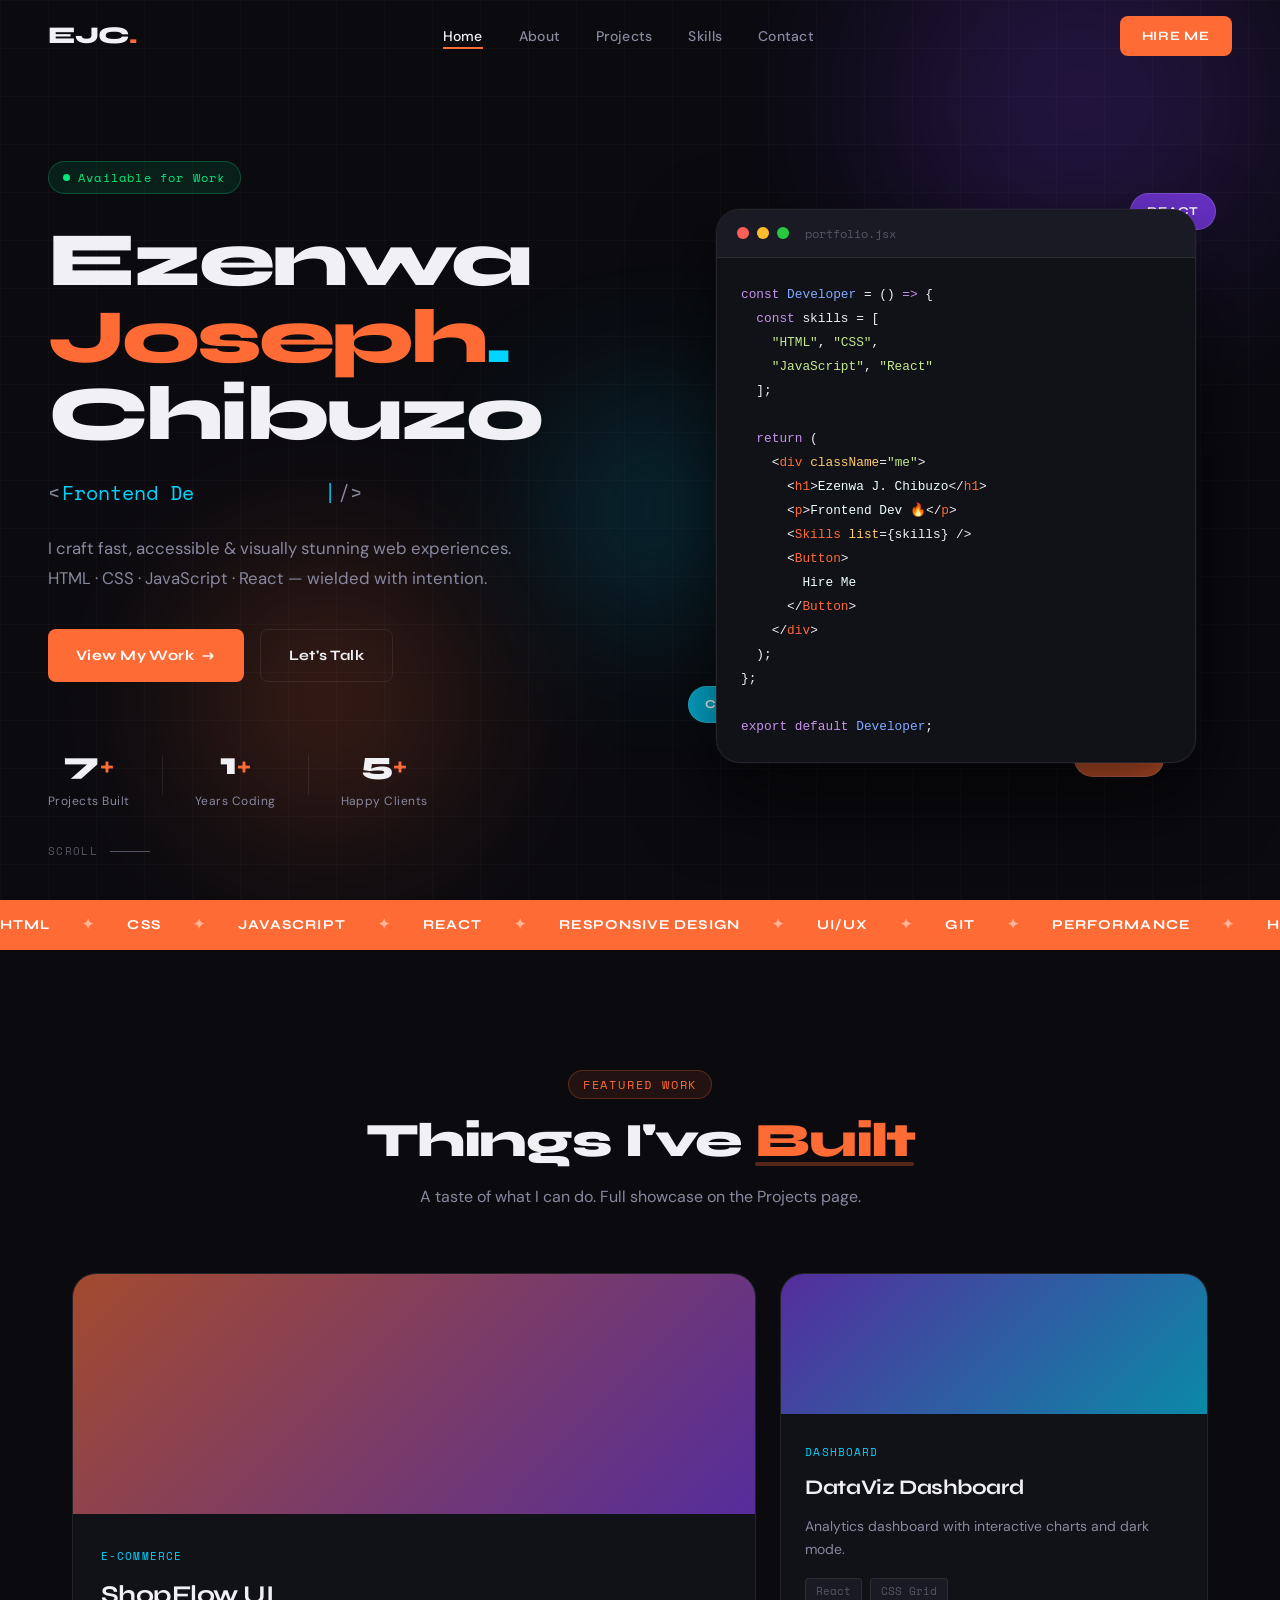
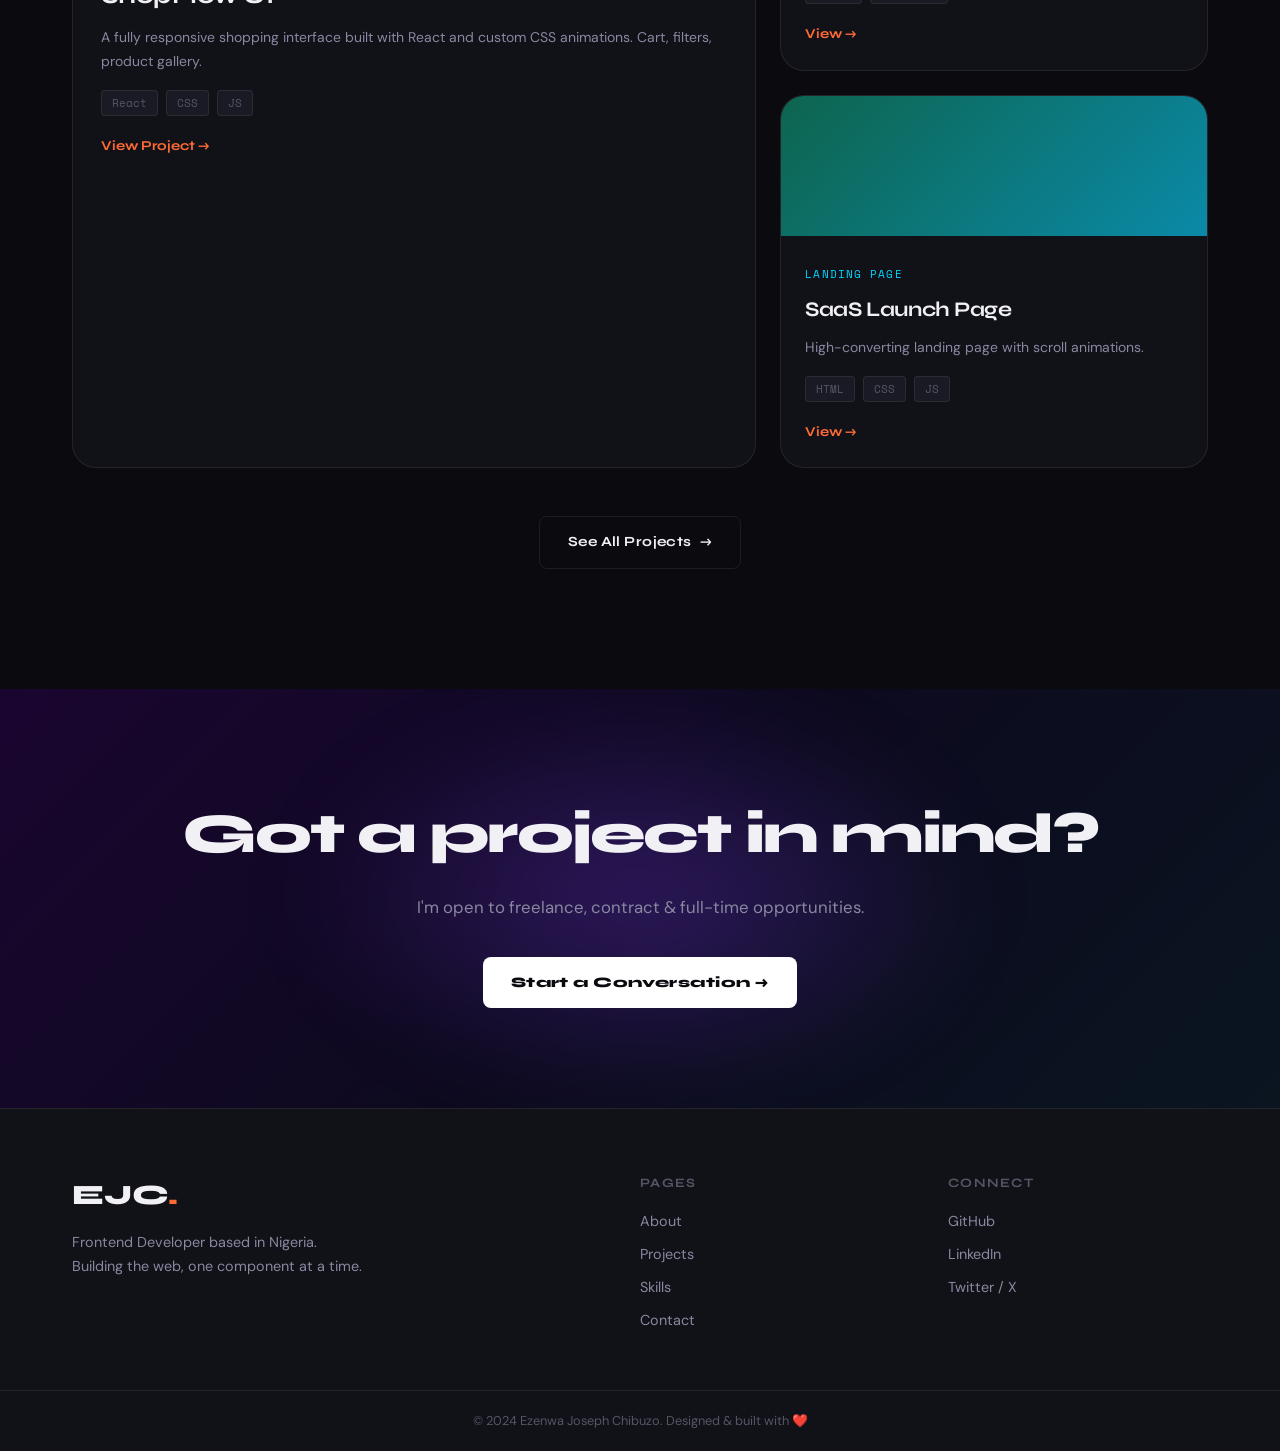
<file: index.html>
<!DOCTYPE html>
<html lang="en">
<head>
  <meta charset="UTF-8" />
  <meta name="viewport" content="width=device-width, initial-scale=1.0"/>

  <!-- Primary Meta -->
  <title>Ezenwa Joseph Chibuzo — Frontend Developer</title>
  <meta name="description" content="Frontend Developer specializing in HTML, CSS, JavaScript and React. I build fast, accessible and visually stunning web experiences. Based in Nigeria, available worldwide." />
  <meta name="keywords" content="frontend developer, React developer, HTML CSS JavaScript, web developer Nigeria, UI developer, Ezenwa Joseph Chibuzo" />
  <meta name="author" content="Ezenwa Joseph Chibuzo" />
  <meta name="robots" content="index, follow" />

  <!-- Open Graph / Facebook -->
  <meta property="og:type" content="website" />
  <meta property="og:url" content="https://josephchibuzo-dev.github.io/portfolio/" />
  <meta property="og:title" content="Ezenwa Joseph Chibuzo — Frontend Developer" />
  <meta property="og:description" content="Frontend Developer specializing in HTML, CSS, JavaScript and React. Building fast, accessible and beautiful web experiences." />
  <meta property="og:image" content="https://josephchibuzo-dev.github.io/portfolio/og-image.png" />

  <!-- Twitter Card -->
  <meta name="twitter:card" content="summary_large_image" />
  <meta name="twitter:url" content="https://josephchibuzo-dev.github.io/portfolio/" />
  <meta name="twitter:title" content="Ezenwa Joseph Chibuzo — Frontend Developer" />
  <meta name="twitter:description" content="Frontend Developer specializing in HTML, CSS, JavaScript and React." />
  <meta name="twitter:image" content="https://josephchibuzo-dev.github.io/portfolio/og-image.png" />
  <meta name="twitter:creator" content="@ezenwa_dev" />

  <!-- Favicon -->
  <link rel="icon" type="image/svg+xml" href="favicon.svg" />
  <link rel="apple-touch-icon" href="favicon.svg" />

  <!-- Theme Color (browser UI) -->
  <meta name="theme-color" content="#ff6b35" />

  <!-- Canonical -->
  <link rel="canonical" href="https://josephchibuzo-dev.github.io/portfolio/" />

  <!-- Stylesheets -->
  <link rel="stylesheet" href="css/global.css" />
  <link rel="stylesheet" href="css/loader.css" />
  <link rel="stylesheet" href="css/home.css" />
  <link rel="preconnect" href="https://fonts.googleapis.com">
  <link href="https://fonts.googleapis.com/css2?family=Syne:wght@400;600;700;800&family=DM+Sans:ital,wght@0,300;0,400;0,500;1,300&family=Space+Mono:wght@400;700&display=swap" rel="stylesheet">
</head>
<body>

  <!-- PAGE LOADER -->
  <div class="page-loader" id="pageLoader">
    <div class="loader-logo">EJC.</div>
    <div class="loader-bar-track"><div class="loader-bar-fill"></div></div>
  </div>

  <!-- CURSOR -->

  <!-- NAV -->
  <nav class="nav" id="navbar">
    <a href="index.html" class="nav-logo">EJC<span class="dot">.</span></a>
    <ul class="nav-links">
      <li><a href="index.html" class="active">Home</a></li>
      <li><a href="about.html">About</a></li>
      <li><a href="projects.html">Projects</a></li>
      <li><a href="skills.html">Skills</a></li>
      <li><a href="contact.html">Contact</a></li>
    </ul>
    <a href="contact.html" class="nav-cta">Hire Me</a>
    <button class="hamburger" id="hamburger" aria-label="Menu">
      <span></span><span></span><span></span>
    </button>
  </nav>

  <!-- MOBILE MENU -->
  <div class="mobile-menu" id="mobileMenu">
    <ul>
      <li><a href="index.html" onclick="closeMobile()">Home</a></li>
      <li><a href="about.html" onclick="closeMobile()">About</a></li>
      <li><a href="projects.html" onclick="closeMobile()">Projects</a></li>
      <li><a href="skills.html" onclick="closeMobile()">Skills</a></li>
      <li><a href="contact.html" onclick="closeMobile()">Contact</a></li>
    </ul>
  </div>

  <!-- HERO -->
  <section class="hero">
    <div class="hero-bg">
      <div class="blob blob-1"></div>
      <div class="blob blob-2"></div>
      <div class="blob blob-3"></div>
      <div class="grid-overlay"></div>
    </div>

    <div class="hero-content">
      <div class="hero-tag animate-in" style="--delay:0.1s">
        <span class="tag-dot"></span> Available for Work
      </div>

      <h1 class="hero-title animate-in" style="--delay:0.2s">
        <span class="line">Ezenwa</span>
        <span class="line accent-line">Joseph<em>.</em></span>
        <span class="line">Chibuzo</span>
      </h1>

      <div class="hero-role animate-in" style="--delay:0.4s; visibility:hidden;" id="heroRole">
        <span class="role-bracket">&lt;</span>
        <span class="role-text" id="roleText"></span>
        <span class="role-cursor">|</span>
        <span class="role-bracket">/&gt;</span>
      </div>

      <p class="hero-desc animate-in" style="--delay:0.55s">
        I craft fast, accessible & visually stunning web experiences.<br>
        HTML · CSS · JavaScript · React — wielded with intention.
      </p>

      <div class="hero-actions animate-in" style="--delay:0.7s">
        <a href="projects.html" class="btn btn-primary">View My Work <span class="btn-arrow">→</span></a>
        <a href="contact.html" class="btn btn-ghost">Let's Talk</a>
      </div>

      <div class="hero-stats animate-in" style="--delay:0.85s">
        <div class="stat">
          <span class="stat-num" data-target="20">0</span><span class="stat-plus">+</span>
          <span class="stat-label">Projects Built</span>
        </div>
        <div class="stat-divider"></div>
        <div class="stat">
          <span class="stat-num" data-target="3">0</span><span class="stat-plus">+</span>
          <span class="stat-label">Years Coding</span>
        </div>
        <div class="stat-divider"></div>
        <div class="stat">
          <span class="stat-num" data-target="15">0</span><span class="stat-plus">+</span>
          <span class="stat-label">Happy Clients</span>
        </div>
      </div>
    </div>

    <div class="hero-visual animate-in" style="--delay:0.3s">
      <div class="code-window">
        <div class="window-bar">
          <span class="dot red"></span>
          <span class="dot yellow"></span>
          <span class="dot green"></span>
          <span class="window-title">portfolio.jsx</span>
        </div>
        <div class="code-body">
          <pre><code><span class="c-keyword">const</span> <span class="c-fn">Developer</span> = () <span class="c-keyword">=></span> {
  <span class="c-keyword">const</span> skills = [
    <span class="c-str">"HTML"</span>, <span class="c-str">"CSS"</span>,
    <span class="c-str">"JavaScript"</span>, <span class="c-str">"React"</span>
  ];

  <span class="c-keyword">return</span> (
    &lt;<span class="c-tag">div</span> <span class="c-attr">className</span>=<span class="c-str">"me"</span>&gt;
      &lt;<span class="c-tag">h1</span>&gt;<span class="c-text">Ezenwa J. Chibuzo</span>&lt;/<span class="c-tag">h1</span>&gt;
      &lt;<span class="c-tag">p</span>&gt;<span class="c-text">Frontend Dev 🔥</span>&lt;/<span class="c-tag">p</span>&gt;
      &lt;<span class="c-tag">Skills</span> <span class="c-attr">list</span>={skills} /&gt;
      &lt;<span class="c-tag">Button</span>&gt;
        <span class="c-text">Hire Me</span>
      &lt;/<span class="c-tag">Button</span>&gt;
    &lt;/<span class="c-tag">div</span>&gt;
  );
};

<span class="c-keyword">export default</span> <span class="c-fn">Developer</span>;</code></pre>
        </div>
      </div>

      <div class="floating-badge badge-1">React</div>
      <div class="floating-badge badge-2">CSS3</div>
      <div class="floating-badge badge-3">JS ES6+</div>
    </div>

    <div class="scroll-hint animate-in" style="--delay:1s">
      <span>Scroll</span>
      <div class="scroll-line"></div>
    </div>
  </section>

  <!-- MARQUEE -->
  <div class="marquee-section">
    <div class="marquee-track">
      <span>HTML</span><span class="sep">✦</span>
      <span>CSS</span><span class="sep">✦</span>
      <span>JavaScript</span><span class="sep">✦</span>
      <span>React</span><span class="sep">✦</span>
      <span>Responsive Design</span><span class="sep">✦</span>
      <span>UI/UX</span><span class="sep">✦</span>
      <span>Git</span><span class="sep">✦</span>
      <span>Performance</span><span class="sep">✦</span>
      <span>HTML</span><span class="sep">✦</span>
      <span>CSS</span><span class="sep">✦</span>
      <span>JavaScript</span><span class="sep">✦</span>
      <span>React</span><span class="sep">✦</span>
      <span>Responsive Design</span><span class="sep">✦</span>
      <span>UI/UX</span><span class="sep">✦</span>
      <span>Git</span><span class="sep">✦</span>
      <span>Performance</span><span class="sep">✦</span>
    </div>
  </div>

  <!-- FEATURED PROJECTS PREVIEW -->
  <section class="featured">
    <div class="container">
      <div class="section-header">
        <span class="section-label">Featured Work</span>
        <h2 class="section-title">Things I've <span class="highlight">Built</span></h2>
        <p class="section-sub">A taste of what I can do. Full showcase on the Projects page.</p>
      </div>

      <div class="projects-grid">
        <div class="project-card card-big" data-color="#ff6b35">
          <div class="card-img">
            <div class="card-mockup mockup-1"></div>
          </div>
          <div class="card-info">
            <span class="card-tag">E-Commerce</span>
            <h3>ShopFlow UI</h3>
            <p>A fully responsive shopping interface built with React and custom CSS animations. Cart, filters, product gallery.</p>
            <div class="card-stack">
              <span>React</span><span>CSS</span><span>JS</span>
            </div>
            <a href="projects.html" class="card-link">View Project →</a>
          </div>
        </div>

        <div class="project-card card-sm" data-color="#7c3aed">
          <div class="card-img">
            <div class="card-mockup mockup-2"></div>
          </div>
          <div class="card-info">
            <span class="card-tag">Dashboard</span>
            <h3>DataViz Dashboard</h3>
            <p>Analytics dashboard with interactive charts and dark mode.</p>
            <div class="card-stack"><span>React</span><span>CSS Grid</span></div>
            <a href="projects.html" class="card-link">View →</a>
          </div>
        </div>

        <div class="project-card card-sm" data-color="#059669">
          <div class="card-img">
            <div class="card-mockup mockup-3"></div>
          </div>
          <div class="card-info">
            <span class="card-tag">Landing Page</span>
            <h3>SaaS Launch Page</h3>
            <p>High-converting landing page with scroll animations.</p>
            <div class="card-stack"><span>HTML</span><span>CSS</span><span>JS</span></div>
            <a href="projects.html" class="card-link">View →</a>
          </div>
        </div>
      </div>

      <div class="see-all">
        <a href="projects.html" class="btn btn-outline">See All Projects <span>→</span></a>
      </div>
    </div>
  </section>

  <!-- CTA BANNER -->
  <section class="cta-banner">
    <div class="cta-bg">
      <div class="cta-blob"></div>
    </div>
    <div class="container cta-inner">
      <h2>Got a project in mind?</h2>
      <p>I'm open to freelance, contract & full-time opportunities.</p>
      <a href="contact.html" class="btn btn-white">Start a Conversation →</a>
    </div>
  </section>

  <!-- FOOTER -->
  <footer class="footer">
    <div class="container footer-inner">
      <div class="footer-left">
        <a href="index.html" class="footer-logo">EJC<span>.</span></a>
        <p>Frontend Developer based in Nigeria.<br>Building the web, one component at a time.</p>
      </div>
      <div class="footer-links">
        <h4>Pages</h4>
        <a href="about.html">About</a>
        <a href="projects.html">Projects</a>
        <a href="skills.html">Skills</a>
        <a href="contact.html">Contact</a>
      </div>
      <div class="footer-social">
        <h4>Connect</h4>
        <a href="https://github.com/josephchibuzo-dev" target="_blank">GitHub</a>
        <a href="www.linkedin.com/in/chibuzo-joseph25" target="_blank">LinkedIn</a>
        <a href="#" target="_blank">Twitter / X</a>
      </div>
    </div>
    <div class="footer-bottom">
      <p>© 2024 Ezenwa Joseph Chibuzo. Designed & built with ❤️</p>
    </div>
  </footer>

  <script src="js/loader.js"></script>
  <script src="js/main.js"></script>
  <script src="js/home.js"></script>
</body>
</html>
</file>
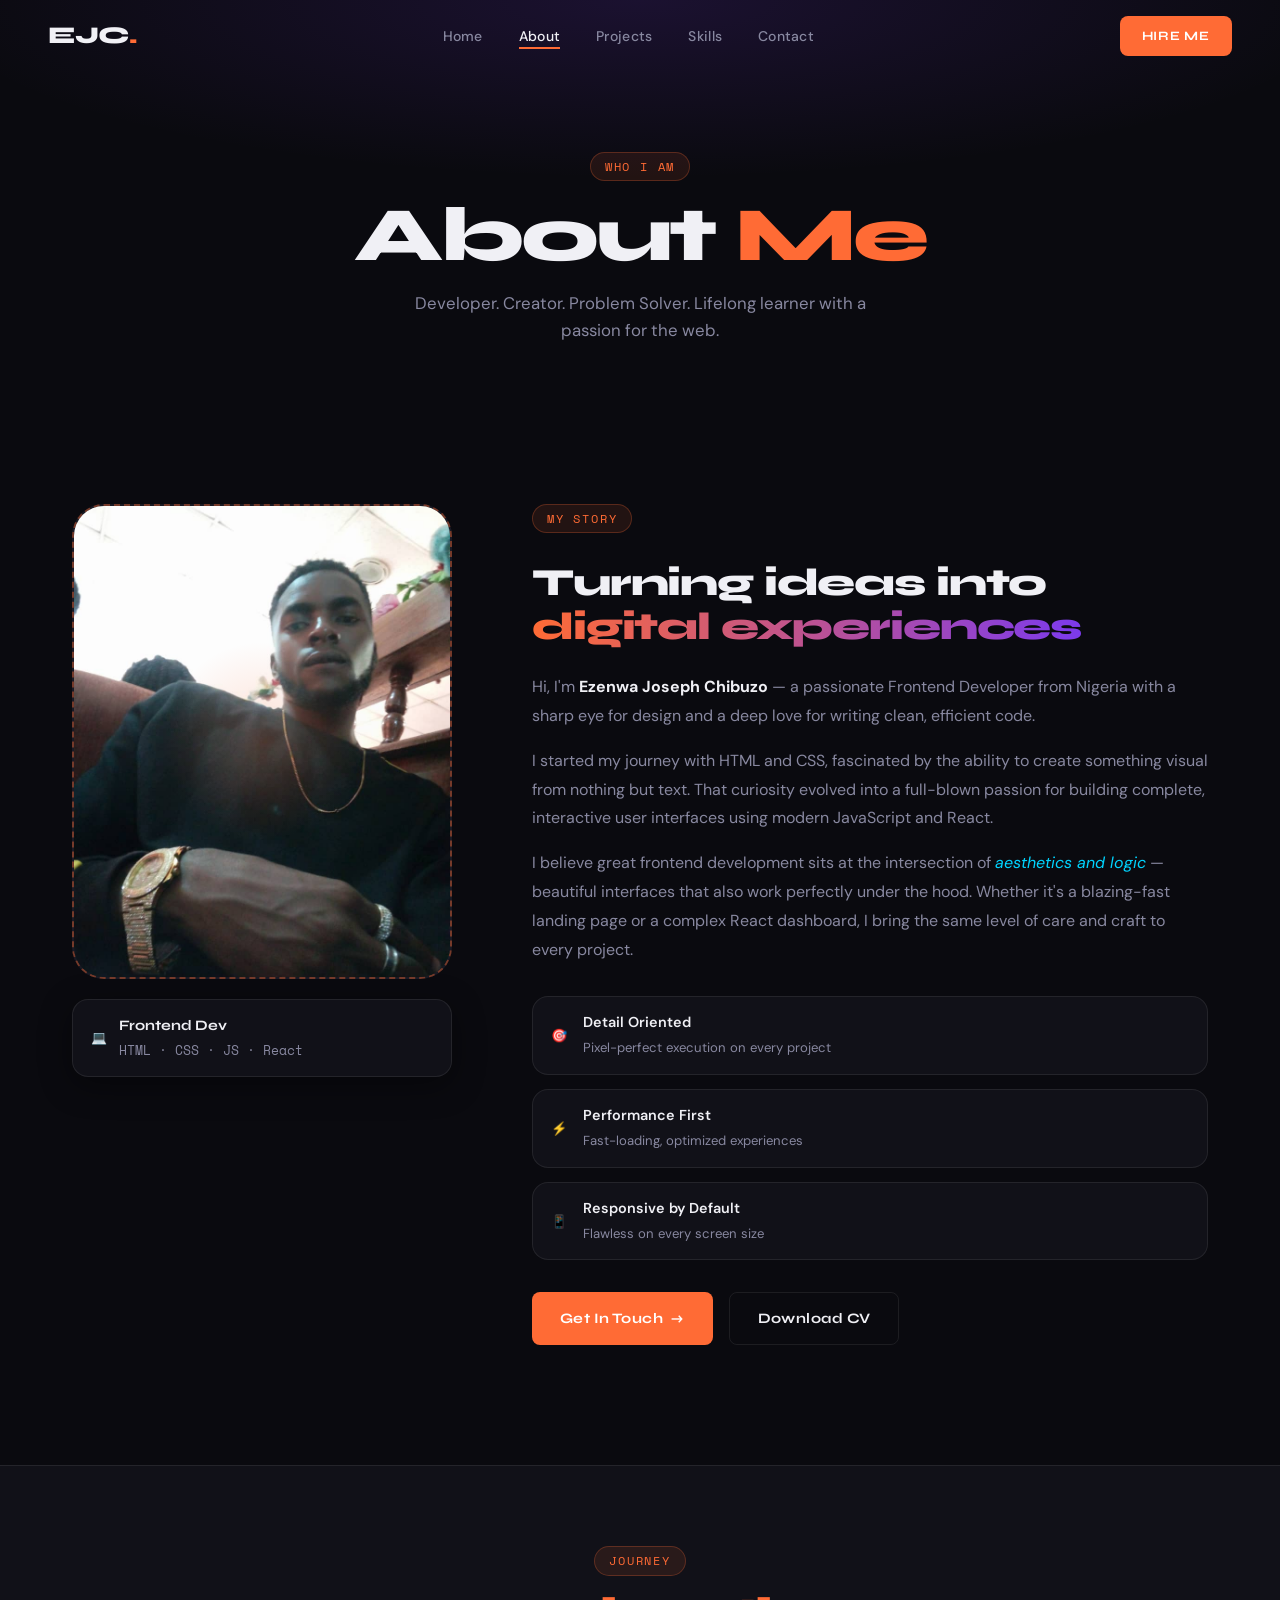
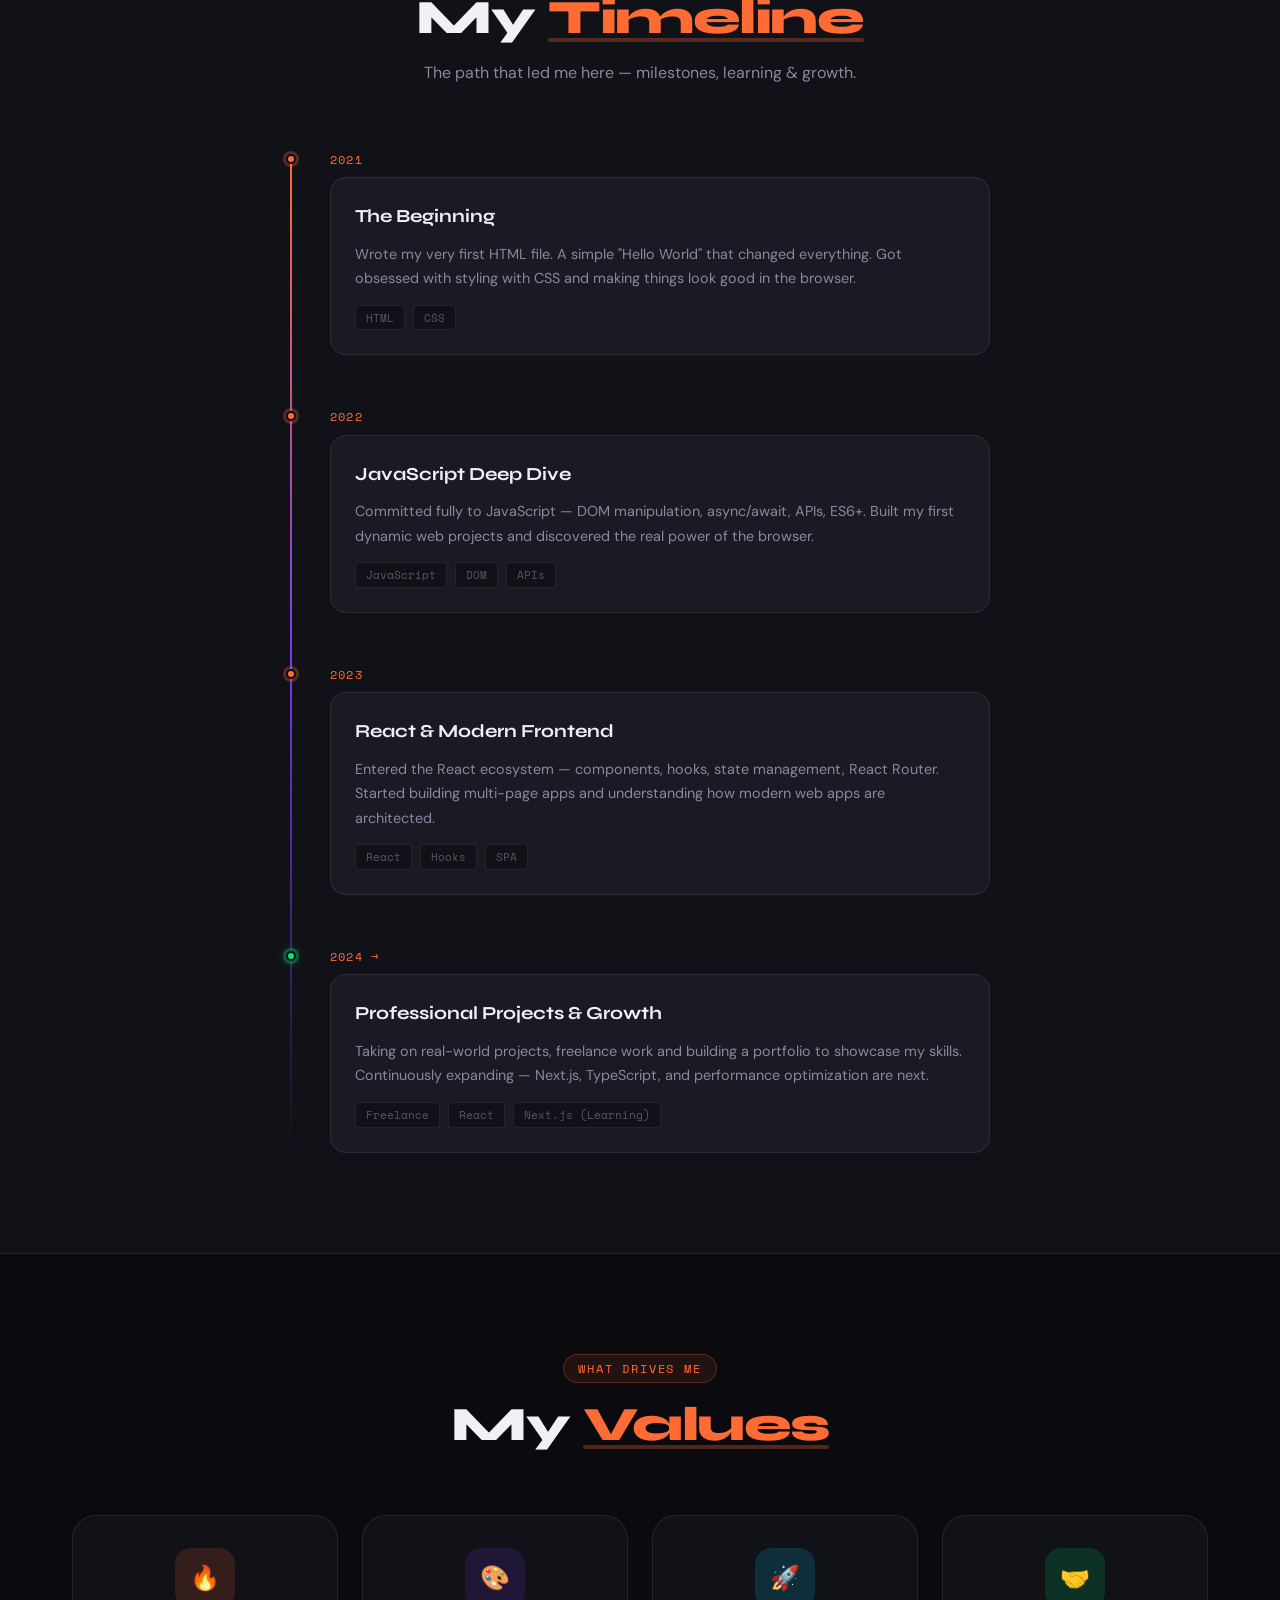
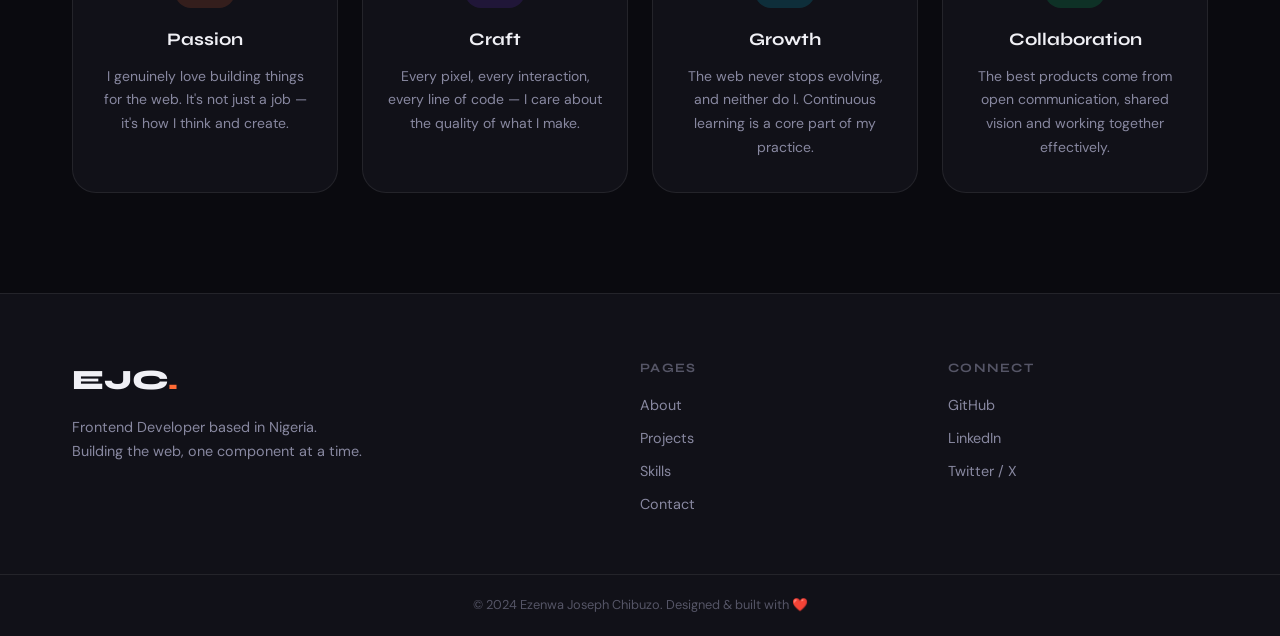
<file: about.html>
<!DOCTYPE html>
<html lang="en">
<head>
  <meta charset="UTF-8" />
  <meta name="viewport" content="width=device-width, initial-scale=1.0"/>

  <!-- Primary Meta -->
  <title>About — Ezenwa Joseph Chibuzo | Frontend Developer</title>
  <meta name="description" content="Learn about Ezenwa Joseph Chibuzo — a passionate Frontend Developer from Nigeria with expertise in HTML, CSS, JavaScript and React." />
  <meta name="author" content="Ezenwa Joseph Chibuzo" />
  <meta name="robots" content="index, follow" />

  <!-- Open Graph -->
  <meta property="og:type" content="website" />
  <meta property="og:url" content="https://josephchibuzo-dev.github.io/portfolio/about.html" />
  <meta property="og:title" content="About — Ezenwa Joseph Chibuzo" />
  <meta property="og:description" content="Passionate Frontend Developer from Nigeria. HTML, CSS, JavaScript, React." />
  <meta property="og:image" content="https://josephchibuzo-dev.github.io/portfolio/og-image.png" />

  <!-- Twitter Card -->
  <meta name="twitter:card" content="summary_large_image" />
  <meta name="twitter:title" content="About — Ezenwa Joseph Chibuzo" />
  <meta name="twitter:description" content="Passionate Frontend Developer from Nigeria. HTML, CSS, JavaScript, React." />
  <meta name="twitter:creator" content="@ezenwa_dev" />

  <!-- Favicon -->
  <link rel="icon" type="image/svg+xml" href="favicon.svg" />
  <link rel="apple-touch-icon" href="favicon.svg" />
  <meta name="theme-color" content="#ff6b35" />
  <link rel="canonical" href="https://josephchibuzo-dev.github.io/portfolio/about.html" />

  <link rel="stylesheet" href="css/global.css" />
  <link rel="stylesheet" href="css/loader.css" />
  <link rel="stylesheet" href="css/about.css" />
  <link rel="stylesheet" href="css/image.css" />
  <link rel="preconnect" href="https://fonts.googleapis.com">
  <link href="https://fonts.googleapis.com/css2?family=Syne:wght@400;600;700;800&family=DM+Sans:ital,wght@0,300;0,400;0,500;1,300&family=Space+Mono:wght@400;700&display=swap" rel="stylesheet">
</head>
<body>
  <!-- PAGE LOADER -->
  <div class="page-loader" id="pageLoader">
    <div class="loader-logo">EJC.</div>
    <div class="loader-bar-track"><div class="loader-bar-fill"></div></div>
  </div>

  <div class="cursor" style="display:none"></div>
  <div class="cursor-follower" style="display:none"></div>

  <nav class="nav" id="navbar">
    <a href="index.html" class="nav-logo">EJC<span class="dot">.</span></a>
    <ul class="nav-links">
      <li><a href="index.html">Home</a></li>
      <li><a href="about.html" class="active">About</a></li>
      <li><a href="projects.html">Projects</a></li>
      <li><a href="skills.html">Skills</a></li>
      <li><a href="contact.html">Contact</a></li>
    </ul>
    <a href="contact.html" class="nav-cta">Hire Me</a>
    <button class="hamburger" id="hamburger"><span></span><span></span><span></span></button>
  </nav>
  <div class="mobile-menu" id="mobileMenu">
    <ul>
      <li><a href="index.html" onclick="closeMobile()">Home</a></li>
      <li><a href="about.html" onclick="closeMobile()">About</a></li>
      <li><a href="projects.html" onclick="closeMobile()">Projects</a></li>
      <li><a href="skills.html" onclick="closeMobile()">Skills</a></li>
      <li><a href="contact.html" onclick="closeMobile()">Contact</a></li>
    </ul>
  </div>

  <!-- PAGE HERO -->
  <section class="page-hero">
    <div class="page-hero-bg"></div>
    <div class="container">
      <span class="section-label animate-in" style="--delay:0.1s">Who I Am</span>
      <h1 class="page-hero-title animate-in" style="--delay:0.2s">About <span style="color:var(--clr-accent1)">Me</span></h1>
      <p class="page-hero-sub animate-in" style="--delay:0.35s">Developer. Creator. Problem Solver. Lifelong learner with a passion for the web.</p>
    </div>
  </section>

  <!-- INTRO -->
  <section class="about-intro">
    <div class="container about-grid">
      <div class="about-photo-col reveal">
        <div class="photo-frame">
          <div class="photo-placeholder">
            <!-- REPLACE THIS BLOCK WITH YOUR PHOTO:
                 1. Create an "images" folder inside your portfolio folder
                 2. Put your photo in it (e.g. photo.jpg)
                 3. Delete the div below and replace with:
                    <img src="images/photo.jpg" alt="Ezenwa Joseph Chibuzo" />
            -->
            <div class="photo-box" style="padding:0; overflow:hidden;" >
              <!-- <div class="photo-icon">📷</div> -->
              <img src="images/photo.jpg" alt="Ezenwa Joseph Chibuzo" style="width:100%; height:100%; object-fit:cover;"/>
              <!-- <span>Replace with your &lt;img&gt; tag</span> -->
            </div>
            <div class="photo-glow"></div>
          </div>
          <div class="photo-badge">
            <span class="badge-icon">💻</span>
            <div>
              <strong>Frontend Dev</strong>
              <span>HTML · CSS · JS · React</span>
            </div>
          </div>
        </div>
      </div>

      <div class="about-text-col reveal" style="--delay:0.15s">
        <span class="section-label">My Story</span>
        <h2 class="about-heading">
          Turning ideas into<br>
          <span class="about-heading-accent">digital experiences</span>
        </h2>
        <p>Hi, I'm <strong>Ezenwa Joseph Chibuzo</strong> — a passionate Frontend Developer from Nigeria with a sharp eye for design and a deep love for writing clean, efficient code.</p>
        <p>I started my journey with HTML and CSS, fascinated by the ability to create something visual from nothing but text. That curiosity evolved into a full-blown passion for building complete, interactive user interfaces using modern JavaScript and React.</p>
        <p>I believe great frontend development sits at the intersection of <em>aesthetics and logic</em> — beautiful interfaces that also work perfectly under the hood. Whether it's a blazing-fast landing page or a complex React dashboard, I bring the same level of care and craft to every project.</p>

        <div class="about-highlights">
          <div class="highlight-item">
            <span class="highlight-icon">🎯</span>
            <div>
              <strong>Detail Oriented</strong>
              <span>Pixel-perfect execution on every project</span>
            </div>
          </div>
          <div class="highlight-item">
            <span class="highlight-icon">⚡</span>
            <div>
              <strong>Performance First</strong>
              <span>Fast-loading, optimized experiences</span>
            </div>
          </div>
          <div class="highlight-item">
            <span class="highlight-icon">📱</span>
            <div>
              <strong>Responsive by Default</strong>
              <span>Flawless on every screen size</span>
            </div>
          </div>
        </div>

        <div class="about-actions">
          <a href="contact.html" class="btn btn-primary">Get In Touch <span class="btn-arrow">→</span></a>
          <a href="#" class="btn btn-ghost" download>Download CV</a>
        </div>
      </div>
    </div>
  </section>

  <!-- TIMELINE -->
  <section class="timeline-section">
    <div class="container">
      <div class="section-header reveal">
        <span class="section-label">Journey</span>
        <h2 class="section-title">My <span class="highlight">Timeline</span></h2>
        <p class="section-sub">The path that led me here — milestones, learning & growth.</p>
      </div>

      <div class="timeline">
        <div class="timeline-item reveal">
          <div class="timeline-dot"></div>
          <div class="timeline-date">2021</div>
          <div class="timeline-content">
            <h3>The Beginning</h3>
            <p>Wrote my very first HTML file. A simple "Hello World" that changed everything. Got obsessed with styling with CSS and making things look good in the browser.</p>
            <div class="timeline-tags"><span>HTML</span><span>CSS</span></div>
          </div>
        </div>

        <div class="timeline-item reveal" style="--delay:0.1s">
          <div class="timeline-dot"></div>
          <div class="timeline-date">2022</div>
          <div class="timeline-content">
            <h3>JavaScript Deep Dive</h3>
            <p>Committed fully to JavaScript — DOM manipulation, async/await, APIs, ES6+. Built my first dynamic web projects and discovered the real power of the browser.</p>
            <div class="timeline-tags"><span>JavaScript</span><span>DOM</span><span>APIs</span></div>
          </div>
        </div>

        <div class="timeline-item reveal" style="--delay:0.2s">
          <div class="timeline-dot"></div>
          <div class="timeline-date">2023</div>
          <div class="timeline-content">
            <h3>React & Modern Frontend</h3>
            <p>Entered the React ecosystem — components, hooks, state management, React Router. Started building multi-page apps and understanding how modern web apps are architected.</p>
            <div class="timeline-tags"><span>React</span><span>Hooks</span><span>SPA</span></div>
          </div>
        </div>

        <div class="timeline-item reveal" style="--delay:0.3s">
          <div class="timeline-dot active"></div>
          <div class="timeline-date">2024 →</div>
          <div class="timeline-content">
            <h3>Professional Projects & Growth</h3>
            <p>Taking on real-world projects, freelance work and building a portfolio to showcase my skills. Continuously expanding — Next.js, TypeScript, and performance optimization are next.</p>
            <div class="timeline-tags"><span>Freelance</span><span>React</span><span>Next.js (Learning)</span></div>
          </div>
        </div>
      </div>
    </div>
  </section>

  <!-- VALUES -->
  <section class="values-section">
    <div class="container">
      <div class="section-header reveal">
        <span class="section-label">What Drives Me</span>
        <h2 class="section-title">My <span class="highlight">Values</span></h2>
      </div>
      <div class="values-grid">
        <div class="value-card reveal">
          <div class="value-icon" style="background: rgba(255,107,53,0.15); color: var(--clr-accent1);">🔥</div>
          <h3>Passion</h3>
          <p>I genuinely love building things for the web. It's not just a job — it's how I think and create.</p>
        </div>
        <div class="value-card reveal" style="--delay:0.1s">
          <div class="value-icon" style="background: rgba(124,58,237,0.15); color: var(--clr-accent2);">🎨</div>
          <h3>Craft</h3>
          <p>Every pixel, every interaction, every line of code — I care about the quality of what I make.</p>
        </div>
        <div class="value-card reveal" style="--delay:0.2s">
          <div class="value-icon" style="background: rgba(0,212,255,0.15); color: var(--clr-accent3);">🚀</div>
          <h3>Growth</h3>
          <p>The web never stops evolving, and neither do I. Continuous learning is a core part of my practice.</p>
        </div>
        <div class="value-card reveal" style="--delay:0.3s">
          <div class="value-icon" style="background: rgba(0,232,122,0.15); color: var(--clr-accent5);">🤝</div>
          <h3>Collaboration</h3>
          <p>The best products come from open communication, shared vision and working together effectively.</p>
        </div>
      </div>
    </div>
  </section>

  <!-- FOOTER -->
  <footer class="footer">
    <div class="container footer-inner">
      <div class="footer-left">
        <a href="index.html" class="footer-logo">EJC<span>.</span></a>
        <p>Frontend Developer based in Nigeria.<br>Building the web, one component at a time.</p>
      </div>
      <div class="footer-links">
        <h4>Pages</h4>
        <a href="about.html">About</a>
        <a href="projects.html">Projects</a>
        <a href="skills.html">Skills</a>
        <a href="contact.html">Contact</a>
      </div>
      <div class="footer-social">
        <h4>Connect</h4>
        <a href="https://github.com/josephchibuzo-dev" target="_blank">GitHub</a>
        <a href="www.linkedin.com/in/chibuzo-joseph25" target="_blank">LinkedIn</a>
        <a href="#" target="_blank">Twitter / X</a>
      </div>
    </div>
    <div class="footer-bottom">
      <p>© 2024 Ezenwa Joseph Chibuzo. Designed & built with ❤️</p>
    </div>
  </footer>

  <script src="js/loader.js"></script>
  <script src="js/main.js"></script>
</body>
</html>
</file>
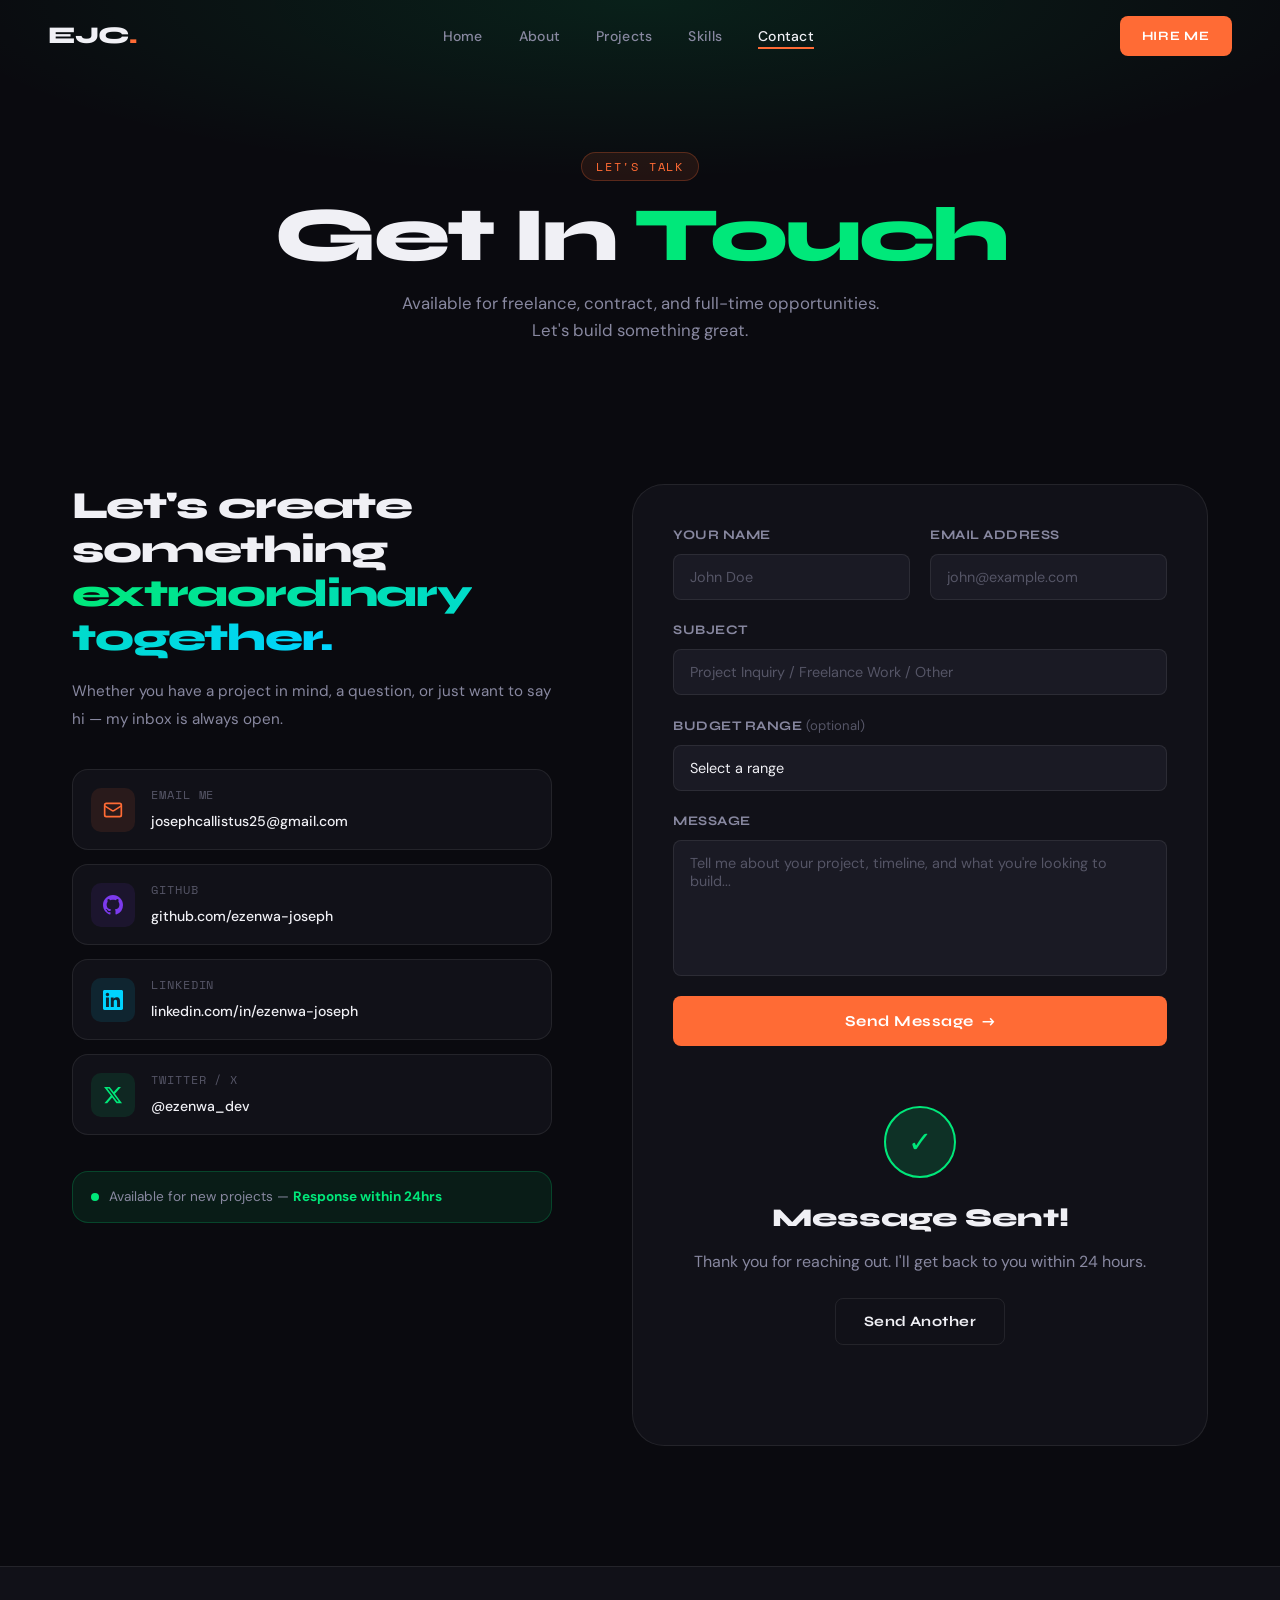
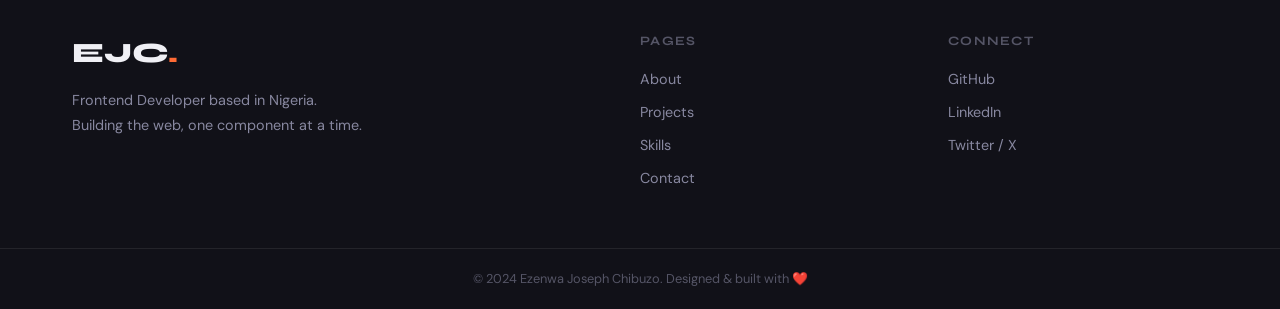
<file: contact.html>
<!DOCTYPE html>
<html lang="en">
<head>
  <meta charset="UTF-8" />
  <meta name="viewport" content="width=device-width, initial-scale=1.0"/>

  <title>Contact — Ezenwa Joseph Chibuzo | Frontend Developer</title>
  <meta name="description" content="Get in touch with Ezenwa Joseph Chibuzo — Frontend Developer available for freelance, contract and full-time opportunities." />
  <meta name="author" content="Ezenwa Joseph Chibuzo" />
  <meta name="robots" content="index, follow" />

  <meta property="og:type" content="website" />
  <meta property="og:url" content="https://josephchibuzo-dev.github.io/portfolio/contact.html" />
  <meta property="og:title" content="Contact — Ezenwa Joseph Chibuzo" />
  <meta property="og:description" content="Available for freelance, contract and full-time frontend development work." />
  <meta property="og:image" content="https://josephchibuzo-dev.github.io/portfolio/og-image.png" />

  <meta name="twitter:card" content="summary_large_image" />
  <meta name="twitter:title" content="Contact — Ezenwa Joseph Chibuzo" />
  <meta name="twitter:creator" content="@ezenwa_dev" />

  <link rel="icon" type="image/svg+xml" href="favicon.svg" />
  <link rel="apple-touch-icon" href="favicon.svg" />
  <meta name="theme-color" content="#ff6b35" />
  <link rel="canonical" href="https://josephchibuzo-dev.github.io/portfolio/contact.html" />

  <link rel="stylesheet" href="css/global.css" />
  <link rel="stylesheet" href="css/loader.css" />
  <link rel="stylesheet" href="css/contact.css" />
  <link rel="preconnect" href="https://fonts.googleapis.com">
  <link href="https://fonts.googleapis.com/css2?family=Syne:wght@400;600;700;800&family=DM+Sans:ital,wght@0,300;0,400;0,500;1,300&family=Space+Mono:wght@400;700&display=swap" rel="stylesheet">
</head>
<body>
  <!-- PAGE LOADER -->
  <div class="page-loader" id="pageLoader">
    <div class="loader-logo">EJC.</div>
    <div class="loader-bar-track"><div class="loader-bar-fill"></div></div>
  </div>

  <div class="cursor" style="display:none"></div>
  <div class="cursor-follower" style="display:none"></div>

  <nav class="nav" id="navbar">
    <a href="index.html" class="nav-logo">EJC<span class="dot">.</span></a>
    <ul class="nav-links">
      <li><a href="index.html">Home</a></li>
      <li><a href="about.html">About</a></li>
      <li><a href="projects.html">Projects</a></li>
      <li><a href="skills.html">Skills</a></li>
      <li><a href="contact.html" class="active">Contact</a></li>
    </ul>
    <a href="contact.html" class="nav-cta">Hire Me</a>
    <button class="hamburger" id="hamburger"><span></span><span></span><span></span></button>
  </nav>
  <div class="mobile-menu" id="mobileMenu">
    <ul>
      <li><a href="index.html" onclick="closeMobile()">Home</a></li>
      <li><a href="about.html" onclick="closeMobile()">About</a></li>
      <li><a href="projects.html" onclick="closeMobile()">Projects</a></li>
      <li><a href="skills.html" onclick="closeMobile()">Skills</a></li>
      <li><a href="contact.html" onclick="closeMobile()">Contact</a></li>
    </ul>
  </div>

  <!-- PAGE HERO -->
  <section class="page-hero">
    <div class="page-hero-bg" style="background: radial-gradient(ellipse 80% 60% at 50% 0%, rgba(0,232,122,0.1) 0%, transparent 70%);"></div>
    <div class="container">
      <span class="section-label animate-in" style="--delay:0.1s">Let's Talk</span>
      <h1 class="page-hero-title animate-in" style="--delay:0.2s">Get In <span style="color:var(--clr-accent5)">Touch</span></h1>
      <p class="page-hero-sub animate-in" style="--delay:0.35s">Available for freelance, contract, and full-time opportunities. Let's build something great.</p>
    </div>
  </section>

  <!-- CONTACT SECTION -->
  <section class="contact-section">
    <div class="container contact-grid">

      <!-- Info Panel -->
      <div class="contact-info reveal">
        <h2 class="contact-heading">Let's create something<br><span>extraordinary together.</span></h2>
        <p class="contact-intro">Whether you have a project in mind, a question, or just want to say hi — my inbox is always open.</p>

        <div class="contact-methods">
          <a href="mailto:josephcallistus25@gmail.com" class="contact-method">
            <div class="method-icon" style="background: rgba(255,107,53,0.1); color: var(--clr-accent1)">
              <svg width="20" height="20" viewBox="0 0 24 24" fill="none" stroke="currentColor" stroke-width="2"><rect x="2" y="4" width="20" height="16" rx="2"/><path d="m22 7-8.97 5.7a1.94 1.94 0 0 1-2.06 0L2 7"/></svg>
            </div>
            <div>
              <span class="method-label">Email Me</span>
              <strong>josephcallistus25@gmail.com</strong>
            </div>
          </a>

          <a href="https://github.com/josephchibuzo-dev" class="contact-method" target="_blank">
            <div class="method-icon" style="background: rgba(124,58,237,0.1); color: var(--clr-accent2)">
              <svg width="20" height="20" fill="currentColor" viewBox="0 0 24 24"><path d="M12 0C5.37 0 0 5.37 0 12c0 5.31 3.435 9.795 8.205 11.385.6.105.825-.255.825-.57 0-.285-.015-1.23-.015-2.235-3.015.555-3.795-.735-4.035-1.41-.135-.345-.72-1.41-1.23-1.695-.42-.225-1.02-.78-.015-.795.945-.015 1.62.87 1.845 1.23 1.08 1.815 2.805 1.305 3.495.99.105-.78.42-1.305.765-1.605-2.67-.3-5.46-1.335-5.46-5.925 0-1.305.465-2.385 1.23-3.225-.12-.3-.54-1.53.12-3.18 0 0 1.005-.315 3.3 1.23.96-.27 1.98-.405 3-.405s2.04.135 3 .405c2.295-1.56 3.3-1.23 3.3-1.23.66 1.65.24 2.88.12 3.18.765.84 1.23 1.905 1.23 3.225 0 4.605-2.805 5.625-5.475 5.925.435.375.81 1.095.81 2.22 0 1.605-.015 2.895-.015 3.3 0 .315.225.69.825.57A12.02 12.02 0 0024 12c0-6.63-5.37-12-12-12z"/></svg>
            </div>
            <div>
              <span class="method-label">GitHub</span>
              <strong>github.com/ezenwa-joseph</strong>
            </div>
          </a>

          <a href="www.linkedin.com/in/chibuzo-joseph25" class="contact-method" target="_blank">
            <div class="method-icon" style="background: rgba(0,212,255,0.1); color: var(--clr-accent3)">
              <svg width="20" height="20" viewBox="0 0 24 24" fill="currentColor"><path d="M20.447 20.452h-3.554v-5.569c0-1.328-.027-3.037-1.852-3.037-1.853 0-2.136 1.445-2.136 2.939v5.667H9.351V9h3.414v1.561h.046c.477-.9 1.637-1.85 3.37-1.85 3.601 0 4.267 2.37 4.267 5.455v6.286zM5.337 7.433c-1.144 0-2.063-.926-2.063-2.065 0-1.138.92-2.063 2.063-2.063 1.14 0 2.064.925 2.064 2.063 0 1.139-.925 2.065-2.064 2.065zm1.782 13.019H3.555V9h3.564v11.452zM22.225 0H1.771C.792 0 0 .774 0 1.729v20.542C0 23.227.792 24 1.771 24h20.451C23.2 24 24 23.227 24 22.271V1.729C24 .774 23.2 0 22.222 0h.003z"/></svg>
            </div>
            <div>
              <span class="method-label">LinkedIn</span>
              <strong>linkedin.com/in/ezenwa-joseph</strong>
            </div>
          </a>

          <a href="#" class="contact-method" target="_blank">
            <div class="method-icon" style="background: rgba(0,232,122,0.1); color: var(--clr-accent5)">
              <svg width="20" height="20" viewBox="0 0 24 24" fill="currentColor"><path d="M18.244 2.25h3.308l-7.227 8.26 8.502 11.24H16.17l-5.214-6.817L4.99 21.75H1.68l7.73-8.835L1.254 2.25H8.08l4.713 6.231zm-1.161 17.52h1.833L7.084 4.126H5.117z"/></svg>
            </div>
            <div>
              <span class="method-label">Twitter / X</span>
              <strong>@ezenwa_dev</strong>
            </div>
          </a>
        </div>

        <div class="availability-badge">
          <span class="avail-dot"></span>
          <span>Available for new projects — <strong>Response within 24hrs</strong></span>
        </div>
      </div>

      <!-- FORM -->
      <div class="contact-form-wrap reveal" style="--delay:0.15s">
        <form class="contact-form" id="contactForm">
          <div class="form-row">
            <div class="form-group">
              <label for="name">Your Name</label>
              <input type="text" id="name" name="name" placeholder="John Doe" required autocomplete="off" />
            </div>
            <div class="form-group">
              <label for="email">Email Address</label>
              <input type="email" id="email" name="email" placeholder="john@example.com" required autocomplete="off" />
            </div>
          </div>

          <div class="form-group">
            <label for="subject">Subject</label>
            <input type="text" id="subject" name="subject" placeholder="Project Inquiry / Freelance Work / Other" required />
          </div>

          <div class="form-group">
            <label for="budget">Budget Range <span class="label-optional">(optional)</span></label>
            <select id="budget" name="budget">
              <option value="" disabled selected>Select a range</option>
              <option value="<500">Under $500</option>
              <option value="500-1k">$500 – $1,000</option>
              <option value="1k-3k">$1,000 – $3,000</option>
              <option value="3k+">$3,000+</option>
              <option value="discuss">Let's Discuss</option>
            </select>
          </div>

          <div class="form-group">
            <label for="message">Message</label>
            <textarea id="message" name="message" rows="6" placeholder="Tell me about your project, timeline, and what you're looking to build..." required></textarea>
          </div>

          <button type="submit" class="btn btn-primary form-submit" id="submitBtn">
            <span class="submit-text">Send Message</span>
            <span class="submit-arrow">→</span>
          </button>
        </form>

        <!-- Success State -->
        <div class="form-success hidden" id="formSuccess">
          <div class="success-icon">✓</div>
          <h3>Message Sent!</h3>
          <p>Thank you for reaching out. I'll get back to you within 24 hours.</p>
          <button class="btn btn-ghost" onclick="resetForm()">Send Another</button>
        </div>
      </div>

    </div>
  </section>

  <!-- FOOTER -->
  <footer class="footer">
    <div class="container footer-inner">
      <div class="footer-left">
        <a href="index.html" class="footer-logo">EJC<span>.</span></a>
        <p>Frontend Developer based in Nigeria.<br>Building the web, one component at a time.</p>
      </div>
      <div class="footer-links">
        <h4>Pages</h4>
        <a href="about.html">About</a>
        <a href="projects.html">Projects</a>
        <a href="skills.html">Skills</a>
        <a href="contact.html">Contact</a>
      </div>
      <div class="footer-social">
        <h4>Connect</h4>
        <a href="https://github.com/josephchibuzo-dev" target="_blank">GitHub</a>
        <a href="www.linkedin.com/in/chibuzo-joseph25" target="_blank">LinkedIn</a>
        <a href="#" target="_blank">Twitter / X</a>
      </div>
    </div>
    <div class="footer-bottom">
      <p>© 2024 Ezenwa Joseph Chibuzo. Designed & built with ❤️</p>
    </div>
  </footer>

  <script src="js/loader.js"></script>
  <script src="js/main.js"></script>
  <script src="js/contact.js"></script>
</body>
</html>
</file>
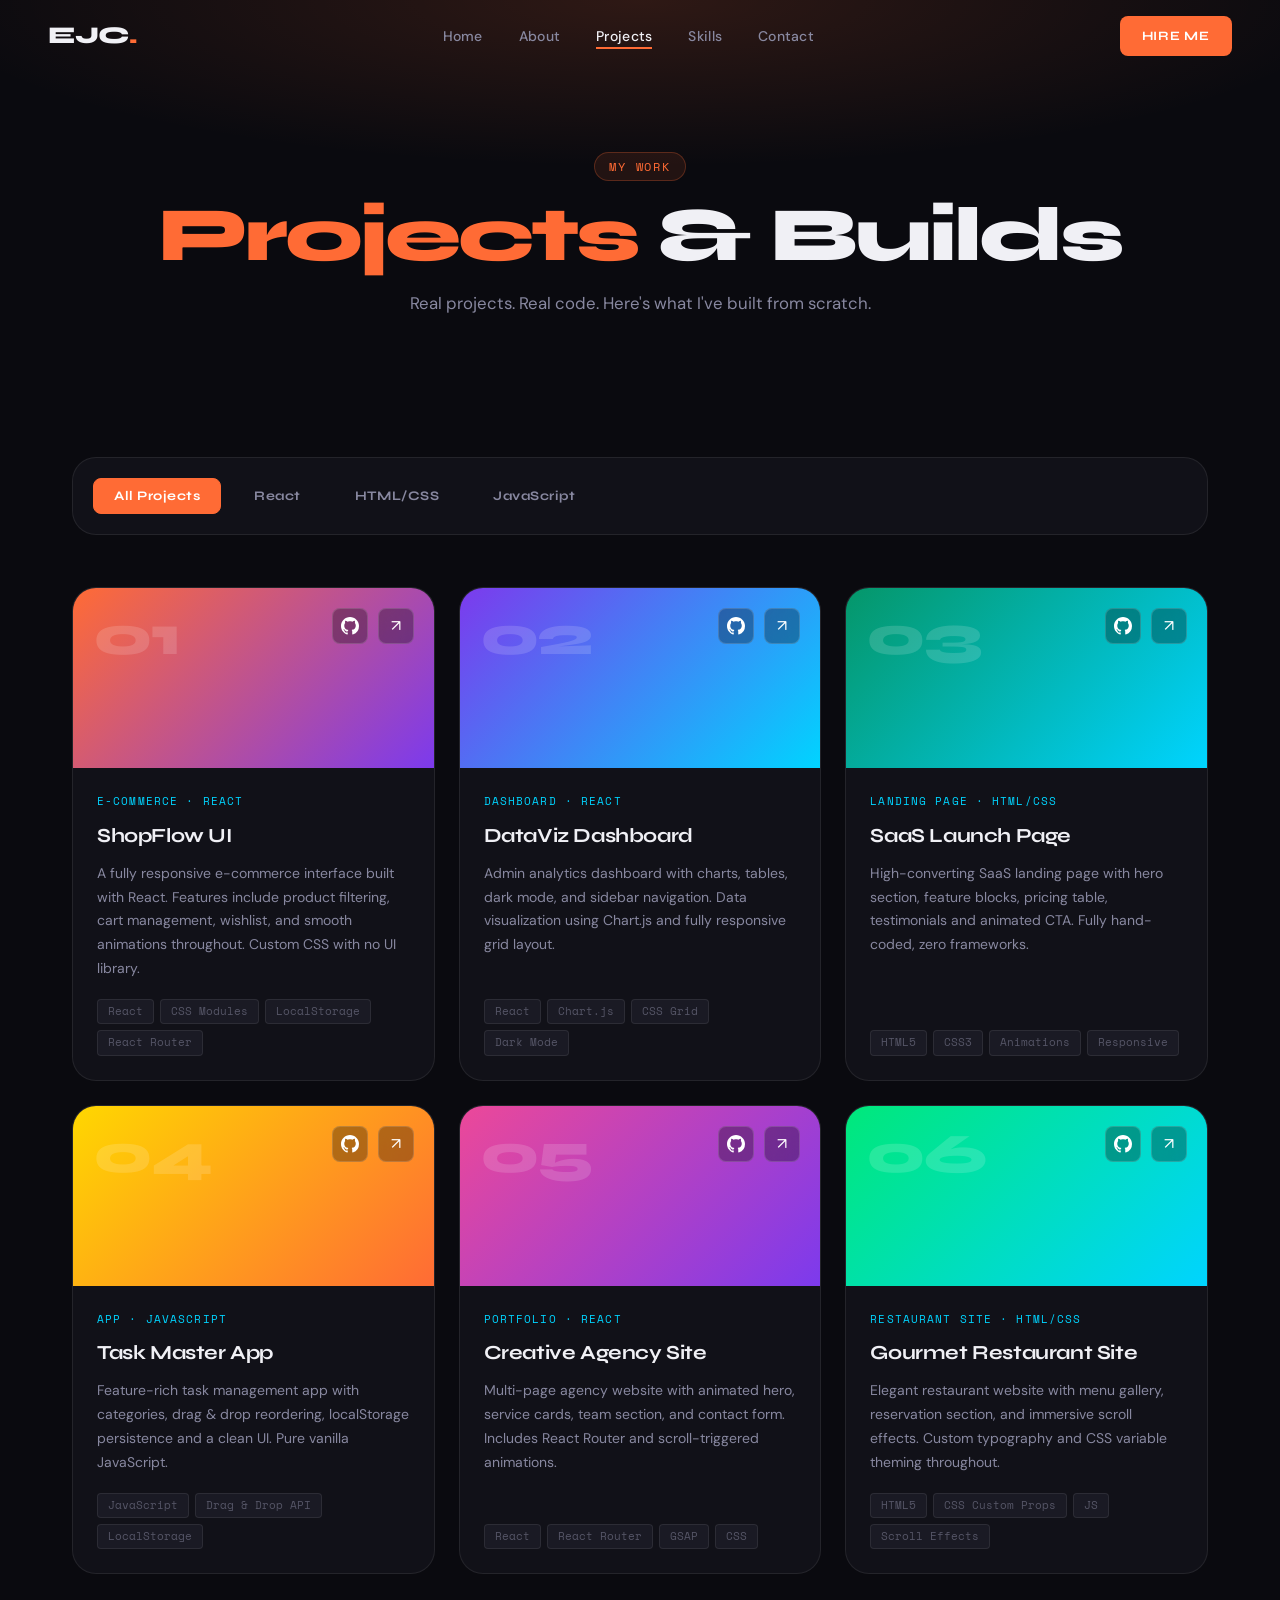
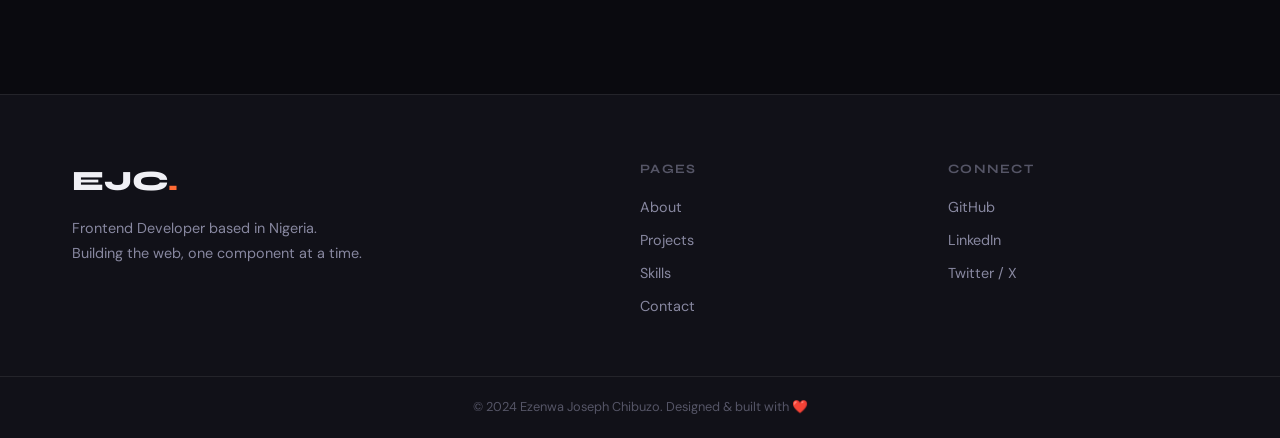
<file: projects.html>
<!DOCTYPE html>
<html lang="en">
<head>
  <meta charset="UTF-8" />
  <meta name="viewport" content="width=device-width, initial-scale=1.0"/>

  <title>Projects — Ezenwa Joseph Chibuzo | Frontend Developer</title>
  <meta name="description" content="Explore projects built by Ezenwa Joseph Chibuzo — e-commerce UIs, dashboards, landing pages and more using React, HTML, CSS and JavaScript." />
  <meta name="author" content="Ezenwa Joseph Chibuzo" />
  <meta name="robots" content="index, follow" />

  <meta property="og:type" content="website" />
  <meta property="og:url" content="https://josephchibuzo-dev.github.io/portfolio/projects.html" />
  <meta property="og:title" content="Projects — Ezenwa Joseph Chibuzo" />
  <meta property="og:description" content="Real projects built with React, HTML, CSS and JavaScript." />
  <meta property="og:image" content="https://josephchibuzo-dev.github.io/portfolio/og-image.png" />

  <meta name="twitter:card" content="summary_large_image" />
  <meta name="twitter:title" content="Projects — Ezenwa Joseph Chibuzo" />
  <meta name="twitter:creator" content="@ezenwa_dev" />

  <link rel="icon" type="image/svg+xml" href="favicon.svg" />
  <link rel="apple-touch-icon" href="favicon.svg" />
  <meta name="theme-color" content="#ff6b35" />
  <link rel="canonical" href="https://josephchibuzo-dev.github.io/portfolio/projects.html" />

  <link rel="stylesheet" href="css/global.css" />
  <link rel="stylesheet" href="css/loader.css" />
  <link rel="stylesheet" href="css/projects.css" />
  <link rel="preconnect" href="https://fonts.googleapis.com">
  <link href="https://fonts.googleapis.com/css2?family=Syne:wght@400;600;700;800&family=DM+Sans:ital,wght@0,300;0,400;0,500;1,300&family=Space+Mono:wght@400;700&display=swap" rel="stylesheet">
</head>
<body>
  <!-- PAGE LOADER -->
  <div class="page-loader" id="pageLoader">
    <div class="loader-logo">EJC.</div>
    <div class="loader-bar-track"><div class="loader-bar-fill"></div></div>
  </div>

  <div class="cursor" style="display:none"></div>
  <div class="cursor-follower" style="display:none"></div>

  <nav class="nav" id="navbar">
    <a href="index.html" class="nav-logo">EJC<span class="dot">.</span></a>
    <ul class="nav-links">
      <li><a href="index.html">Home</a></li>
      <li><a href="about.html">About</a></li>
      <li><a href="projects.html" class="active">Projects</a></li>
      <li><a href="skills.html">Skills</a></li>
      <li><a href="contact.html">Contact</a></li>
    </ul>
    <a href="contact.html" class="nav-cta">Hire Me</a>
    <button class="hamburger" id="hamburger"><span></span><span></span><span></span></button>
  </nav>
  <div class="mobile-menu" id="mobileMenu">
    <ul>
      <li><a href="index.html" onclick="closeMobile()">Home</a></li>
      <li><a href="about.html" onclick="closeMobile()">About</a></li>
      <li><a href="projects.html" onclick="closeMobile()">Projects</a></li>
      <li><a href="skills.html" onclick="closeMobile()">Skills</a></li>
      <li><a href="contact.html" onclick="closeMobile()">Contact</a></li>
    </ul>
  </div>

  <!-- PAGE HERO -->
  <section class="page-hero">
    <div class="page-hero-bg" style="background: radial-gradient(ellipse 80% 60% at 50% 0%, rgba(255,107,53,0.15) 0%, transparent 70%);"></div>
    <div class="container">
      <span class="section-label animate-in" style="--delay:0.1s">My Work</span>
      <h1 class="page-hero-title animate-in" style="--delay:0.2s">
        <span style="color:var(--clr-accent1)">Projects</span> &amp; Builds
      </h1>
      <p class="page-hero-sub animate-in" style="--delay:0.35s">Real projects. Real code. Here's what I've built from scratch.</p>
    </div>
  </section>

  <!-- FILTER + GRID -->
  <section class="projects-section">
    <div class="container">
      <!-- Filter Tabs -->
      <div class="filter-bar reveal">
        <button class="filter-btn active" data-filter="all">All Projects</button>
        <button class="filter-btn" data-filter="react">React</button>
        <button class="filter-btn" data-filter="html-css">HTML/CSS</button>
        <button class="filter-btn" data-filter="javascript">JavaScript</button>
      </div>

      <!-- Projects Grid -->
      <div class="projects-full-grid" id="projectsGrid">

        <div class="pcard reveal" data-cat="react">
          <div class="pcard-header" style="--grad: linear-gradient(135deg, #ff6b35, #7c3aed)">
            <div class="pcard-num">01</div>
            <div class="pcard-links">
              <a href="#" class="plink" title="GitHub" target="_blank">
                <svg width="18" height="18" fill="currentColor" viewBox="0 0 24 24"><path d="M12 0C5.37 0 0 5.37 0 12c0 5.31 3.435 9.795 8.205 11.385.6.105.825-.255.825-.57 0-.285-.015-1.23-.015-2.235-3.015.555-3.795-.735-4.035-1.41-.135-.345-.72-1.41-1.23-1.695-.42-.225-1.02-.78-.015-.795.945-.015 1.62.87 1.845 1.23 1.08 1.815 2.805 1.305 3.495.99.105-.78.42-1.305.765-1.605-2.67-.3-5.46-1.335-5.46-5.925 0-1.305.465-2.385 1.23-3.225-.12-.3-.54-1.53.12-3.18 0 0 1.005-.315 3.3 1.23.96-.27 1.98-.405 3-.405s2.04.135 3 .405c2.295-1.56 3.3-1.23 3.3-1.23.66 1.65.24 2.88.12 3.18.765.84 1.23 1.905 1.23 3.225 0 4.605-2.805 5.625-5.475 5.925.435.375.81 1.095.81 2.22 0 1.605-.015 2.895-.015 3.3 0 .315.225.69.825.57A12.02 12.02 0 0024 12c0-6.63-5.37-12-12-12z"/></svg>
              </a>
              <a href="#" class="plink" title="Live Demo" target="_blank">↗</a>
            </div>
          </div>
          <div class="pcard-body">
            <span class="pcard-tag">E-Commerce · React</span>
            <h3>ShopFlow UI</h3>
            <p>A fully responsive e-commerce interface built with React. Features include product filtering, cart management, wishlist, and smooth animations throughout. Custom CSS with no UI library.</p>
            <div class="pcard-stack">
              <span>React</span><span>CSS Modules</span><span>LocalStorage</span><span>React Router</span>
            </div>
          </div>
        </div>

        <div class="pcard reveal" data-cat="react" style="--delay:0.05s">
          <div class="pcard-header" style="--grad: linear-gradient(135deg, #7c3aed, #00d4ff)">
            <div class="pcard-num">02</div>
            <div class="pcard-links">
              <a href="#" class="plink" target="_blank">
                <svg width="18" height="18" fill="currentColor" viewBox="0 0 24 24"><path d="M12 0C5.37 0 0 5.37 0 12c0 5.31 3.435 9.795 8.205 11.385.6.105.825-.255.825-.57 0-.285-.015-1.23-.015-2.235-3.015.555-3.795-.735-4.035-1.41-.135-.345-.72-1.41-1.23-1.695-.42-.225-1.02-.78-.015-.795.945-.015 1.62.87 1.845 1.23 1.08 1.815 2.805 1.305 3.495.99.105-.78.42-1.305.765-1.605-2.67-.3-5.46-1.335-5.46-5.925 0-1.305.465-2.385 1.23-3.225-.12-.3-.54-1.53.12-3.18 0 0 1.005-.315 3.3 1.23.96-.27 1.98-.405 3-.405s2.04.135 3 .405c2.295-1.56 3.3-1.23 3.3-1.23.66 1.65.24 2.88.12 3.18.765.84 1.23 1.905 1.23 3.225 0 4.605-2.805 5.625-5.475 5.925.435.375.81 1.095.81 2.22 0 1.605-.015 2.895-.015 3.3 0 .315.225.69.825.57A12.02 12.02 0 0024 12c0-6.63-5.37-12-12-12z"/></svg>
              </a>
              <a href="#" class="plink" target="_blank">↗</a>
            </div>
          </div>
          <div class="pcard-body">
            <span class="pcard-tag">Dashboard · React</span>
            <h3>DataViz Dashboard</h3>
            <p>Admin analytics dashboard with charts, tables, dark mode, and sidebar navigation. Data visualization using Chart.js and fully responsive grid layout.</p>
            <div class="pcard-stack">
              <span>React</span><span>Chart.js</span><span>CSS Grid</span><span>Dark Mode</span>
            </div>
          </div>
        </div>

        <div class="pcard reveal" data-cat="html-css" style="--delay:0.1s">
          <div class="pcard-header" style="--grad: linear-gradient(135deg, #059669, #00d4ff)">
            <div class="pcard-num">03</div>
            <div class="pcard-links">
              <a href="#" class="plink" target="_blank">
                <svg width="18" height="18" fill="currentColor" viewBox="0 0 24 24"><path d="M12 0C5.37 0 0 5.37 0 12c0 5.31 3.435 9.795 8.205 11.385.6.105.825-.255.825-.57 0-.285-.015-1.23-.015-2.235-3.015.555-3.795-.735-4.035-1.41-.135-.345-.72-1.41-1.23-1.695-.42-.225-1.02-.78-.015-.795.945-.015 1.62.87 1.845 1.23 1.08 1.815 2.805 1.305 3.495.99.105-.78.42-1.305.765-1.605-2.67-.3-5.46-1.335-5.46-5.925 0-1.305.465-2.385 1.23-3.225-.12-.3-.54-1.53.12-3.18 0 0 1.005-.315 3.3 1.23.96-.27 1.98-.405 3-.405s2.04.135 3 .405c2.295-1.56 3.3-1.23 3.3-1.23.66 1.65.24 2.88.12 3.18.765.84 1.23 1.905 1.23 3.225 0 4.605-2.805 5.625-5.475 5.925.435.375.81 1.095.81 2.22 0 1.605-.015 2.895-.015 3.3 0 .315.225.69.825.57A12.02 12.02 0 0024 12c0-6.63-5.37-12-12-12z"/></svg>
              </a>
              <a href="#" class="plink" target="_blank">↗</a>
            </div>
          </div>
          <div class="pcard-body">
            <span class="pcard-tag">Landing Page · HTML/CSS</span>
            <h3>SaaS Launch Page</h3>
            <p>High-converting SaaS landing page with hero section, feature blocks, pricing table, testimonials and animated CTA. Fully hand-coded, zero frameworks.</p>
            <div class="pcard-stack">
              <span>HTML5</span><span>CSS3</span><span>Animations</span><span>Responsive</span>
            </div>
          </div>
        </div>

        <div class="pcard reveal" data-cat="javascript" style="--delay:0.15s">
          <div class="pcard-header" style="--grad: linear-gradient(135deg, #ffd700, #ff6b35)">
            <div class="pcard-num">04</div>
            <div class="pcard-links">
              <a href="#" class="plink" target="_blank">
                <svg width="18" height="18" fill="currentColor" viewBox="0 0 24 24"><path d="M12 0C5.37 0 0 5.37 0 12c0 5.31 3.435 9.795 8.205 11.385.6.105.825-.255.825-.57 0-.285-.015-1.23-.015-2.235-3.015.555-3.795-.735-4.035-1.41-.135-.345-.72-1.41-1.23-1.695-.42-.225-1.02-.78-.015-.795.945-.015 1.62.87 1.845 1.23 1.08 1.815 2.805 1.305 3.495.99.105-.78.42-1.305.765-1.605-2.67-.3-5.46-1.335-5.46-5.925 0-1.305.465-2.385 1.23-3.225-.12-.3-.54-1.53.12-3.18 0 0 1.005-.315 3.3 1.23.96-.27 1.98-.405 3-.405s2.04.135 3 .405c2.295-1.56 3.3-1.23 3.3-1.23.66 1.65.24 2.88.12 3.18.765.84 1.23 1.905 1.23 3.225 0 4.605-2.805 5.625-5.475 5.925.435.375.81 1.095.81 2.22 0 1.605-.015 2.895-.015 3.3 0 .315.225.69.825.57A12.02 12.02 0 0024 12c0-6.63-5.37-12-12-12z"/></svg>
              </a>
              <a href="#" class="plink" target="_blank">↗</a>
            </div>
          </div>
          <div class="pcard-body">
            <span class="pcard-tag">App · JavaScript</span>
            <h3>Task Master App</h3>
            <p>Feature-rich task management app with categories, drag & drop reordering, localStorage persistence and a clean UI. Pure vanilla JavaScript.</p>
            <div class="pcard-stack">
              <span>JavaScript</span><span>Drag & Drop API</span><span>LocalStorage</span>
            </div>
          </div>
        </div>

        <div class="pcard reveal" data-cat="react" style="--delay:0.2s">
          <div class="pcard-header" style="--grad: linear-gradient(135deg, #ec4899, #7c3aed)">
            <div class="pcard-num">05</div>
            <div class="pcard-links">
              <a href="#" class="plink" target="_blank">
                <svg width="18" height="18" fill="currentColor" viewBox="0 0 24 24"><path d="M12 0C5.37 0 0 5.37 0 12c0 5.31 3.435 9.795 8.205 11.385.6.105.825-.255.825-.57 0-.285-.015-1.23-.015-2.235-3.015.555-3.795-.735-4.035-1.41-.135-.345-.72-1.41-1.23-1.695-.42-.225-1.02-.78-.015-.795.945-.015 1.62.87 1.845 1.23 1.08 1.815 2.805 1.305 3.495.99.105-.78.42-1.305.765-1.605-2.67-.3-5.46-1.335-5.46-5.925 0-1.305.465-2.385 1.23-3.225-.12-.3-.54-1.53.12-3.18 0 0 1.005-.315 3.3 1.23.96-.27 1.98-.405 3-.405s2.04.135 3 .405c2.295-1.56 3.3-1.23 3.3-1.23.66 1.65.24 2.88.12 3.18.765.84 1.23 1.905 1.23 3.225 0 4.605-2.805 5.625-5.475 5.925.435.375.81 1.095.81 2.22 0 1.605-.015 2.895-.015 3.3 0 .315.225.69.825.57A12.02 12.02 0 0024 12c0-6.63-5.37-12-12-12z"/></svg>
              </a>
              <a href="#" class="plink" target="_blank">↗</a>
            </div>
          </div>
          <div class="pcard-body">
            <span class="pcard-tag">Portfolio · React</span>
            <h3>Creative Agency Site</h3>
            <p>Multi-page agency website with animated hero, service cards, team section, and contact form. Includes React Router and scroll-triggered animations.</p>
            <div class="pcard-stack">
              <span>React</span><span>React Router</span><span>GSAP</span><span>CSS</span>
            </div>
          </div>
        </div>

        <div class="pcard reveal" data-cat="html-css" style="--delay:0.25s">
          <div class="pcard-header" style="--grad: linear-gradient(135deg, #00e87a, #00d4ff)">
            <div class="pcard-num">06</div>
            <div class="pcard-links">
              <a href="#" class="plink" target="_blank">
                <svg width="18" height="18" fill="currentColor" viewBox="0 0 24 24"><path d="M12 0C5.37 0 0 5.37 0 12c0 5.31 3.435 9.795 8.205 11.385.6.105.825-.255.825-.57 0-.285-.015-1.23-.015-2.235-3.015.555-3.795-.735-4.035-1.41-.135-.345-.72-1.41-1.23-1.695-.42-.225-1.02-.78-.015-.795.945-.015 1.62.87 1.845 1.23 1.08 1.815 2.805 1.305 3.495.99.105-.78.42-1.305.765-1.605-2.67-.3-5.46-1.335-5.46-5.925 0-1.305.465-2.385 1.23-3.225-.12-.3-.54-1.53.12-3.18 0 0 1.005-.315 3.3 1.23.96-.27 1.98-.405 3-.405s2.04.135 3 .405c2.295-1.56 3.3-1.23 3.3-1.23.66 1.65.24 2.88.12 3.18.765.84 1.23 1.905 1.23 3.225 0 4.605-2.805 5.625-5.475 5.925.435.375.81 1.095.81 2.22 0 1.605-.015 2.895-.015 3.3 0 .315.225.69.825.57A12.02 12.02 0 0024 12c0-6.63-5.37-12-12-12z"/></svg>
              </a>
              <a href="#" class="plink" target="_blank">↗</a>
            </div>
          </div>
          <div class="pcard-body">
            <span class="pcard-tag">Restaurant Site · HTML/CSS</span>
            <h3>Gourmet Restaurant Site</h3>
            <p>Elegant restaurant website with menu gallery, reservation section, and immersive scroll effects. Custom typography and CSS variable theming throughout.</p>
            <div class="pcard-stack">
              <span>HTML5</span><span>CSS Custom Props</span><span>JS</span><span>Scroll Effects</span>
            </div>
          </div>
        </div>

      </div>

      <div class="no-results hidden" id="noResults">
        <span>🔍</span>
        <p>No projects in this category yet — check back soon!</p>
      </div>
    </div>
  </section>

  <!-- FOOTER -->
  <footer class="footer">
    <div class="container footer-inner">
      <div class="footer-left">
        <a href="index.html" class="footer-logo">EJC<span>.</span></a>
        <p>Frontend Developer based in Nigeria.<br>Building the web, one component at a time.</p>
      </div>
      <div class="footer-links">
        <h4>Pages</h4>
        <a href="about.html">About</a>
        <a href="projects.html">Projects</a>
        <a href="skills.html">Skills</a>
        <a href="contact.html">Contact</a>
      </div>
      <div class="footer-social">
        <h4>Connect</h4>
        <a href="https://github.com/josephchibuzo-dev" target="_blank">GitHub</a>
        <a href="www.linkedin.com/in/chibuzo-joseph25" target="_blank">LinkedIn</a>
        <a href="#" target="_blank">Twitter / X</a>
      </div>
    </div>
    <div class="footer-bottom">
      <p>© 2024 Ezenwa Joseph Chibuzo. Designed & built with ❤️</p>
    </div>
  </footer>

  <script src="js/loader.js"></script>
  <script src="js/main.js"></script>
  <script src="js/projects.js"></script>
</body>
</html>
</file>
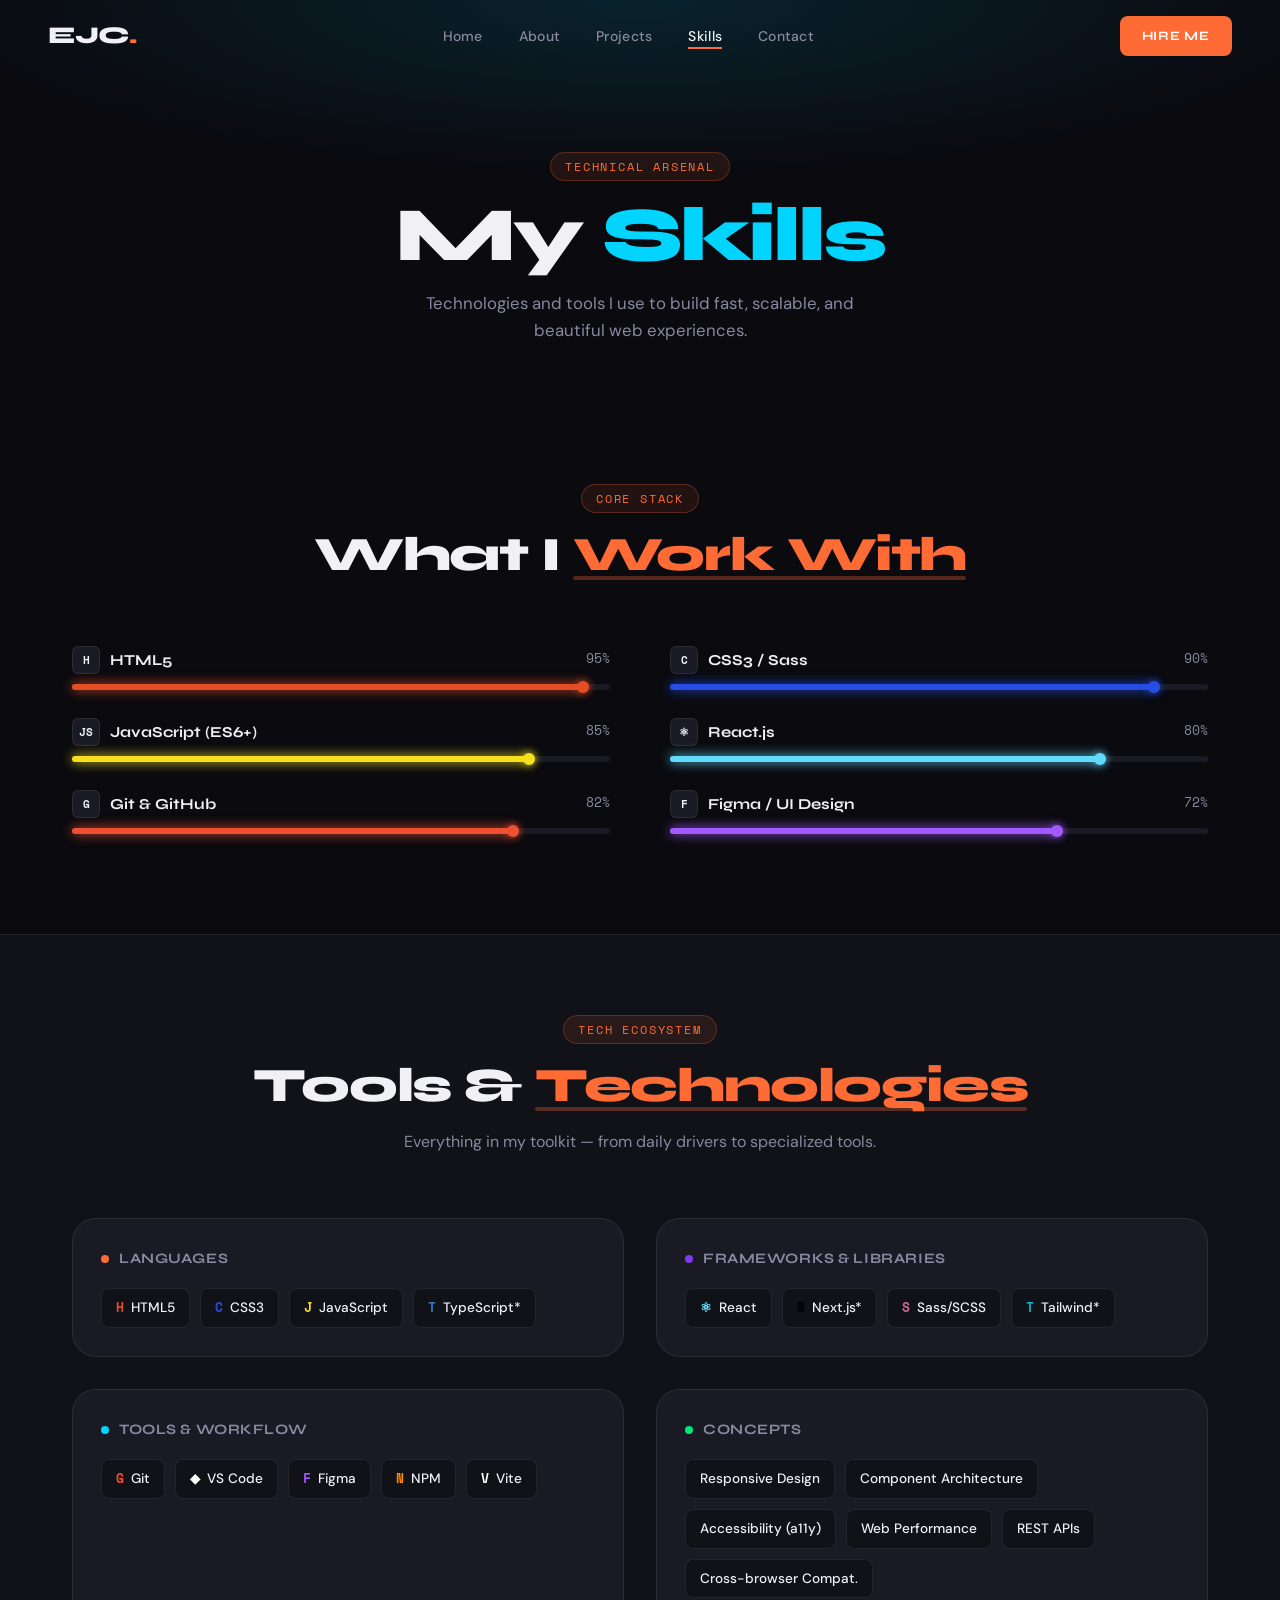
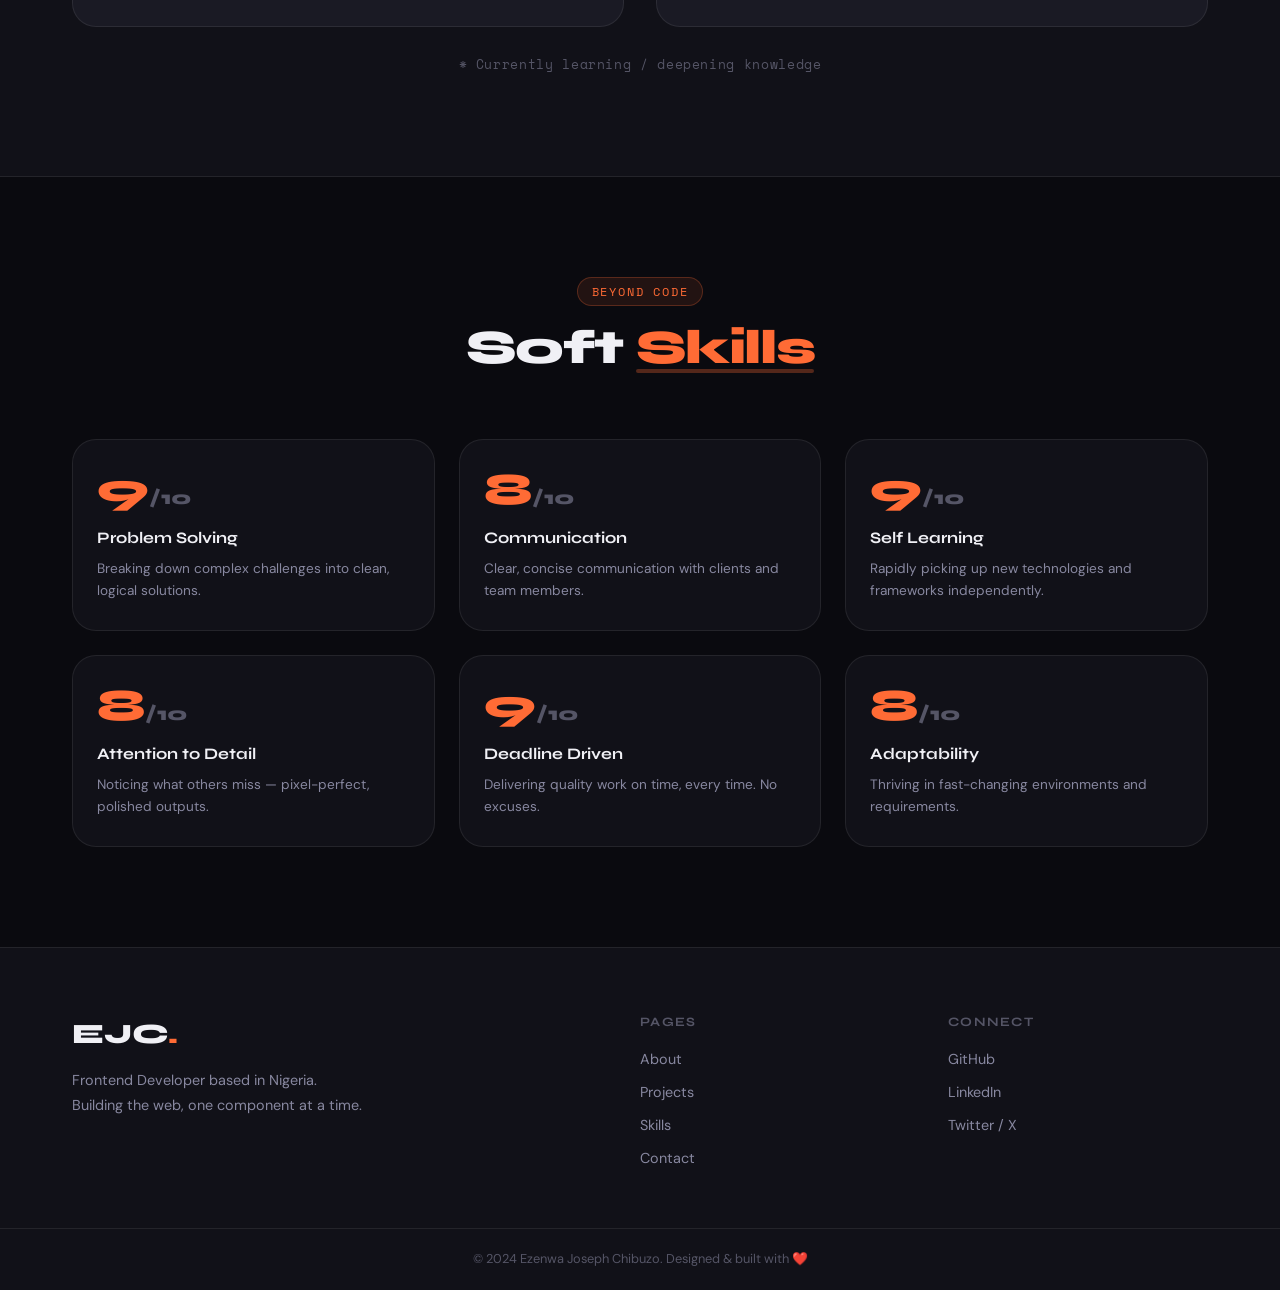
<file: skills.html>
<!DOCTYPE html>
<html lang="en">
<head>
  <meta charset="UTF-8" />
  <meta name="viewport" content="width=device-width, initial-scale=1.0"/>

  <title>Skills — Ezenwa Joseph Chibuzo | Frontend Developer</title>
  <meta name="description" content="Technical skills of Ezenwa Joseph Chibuzo — HTML, CSS, JavaScript, React, Git, Figma and more. Frontend developer based in Nigeria." />
  <meta name="author" content="Ezenwa Joseph Chibuzo" />
  <meta name="robots" content="index, follow" />

  <meta property="og:type" content="website" />
  <meta property="og:url" content="https://josephchibuzo-dev.github.io/portfolio/skills.html" />
  <meta property="og:title" content="Skills — Ezenwa Joseph Chibuzo" />
  <meta property="og:description" content="HTML, CSS, JavaScript, React and more. See my full technical stack." />
  <meta property="og:image" content="https://josephchibuzo-dev.github.io/portfolio/og-image.png" />

  <meta name="twitter:card" content="summary_large_image" />
  <meta name="twitter:title" content="Skills — Ezenwa Joseph Chibuzo" />
  <meta name="twitter:creator" content="@ezenwa_dev" />

  <link rel="icon" type="image/svg+xml" href="favicon.svg" />
  <link rel="apple-touch-icon" href="favicon.svg" />
  <meta name="theme-color" content="#ff6b35" />
  <link rel="canonical" href="https://josephchibuzo-dev.github.io/portfolio/skills.html" />

  <link rel="stylesheet" href="css/global.css" />
  <link rel="stylesheet" href="css/loader.css" />
  <link rel="stylesheet" href="css/skills.css" />
  <link rel="preconnect" href="https://fonts.googleapis.com">
  <link href="https://fonts.googleapis.com/css2?family=Syne:wght@400;600;700;800&family=DM+Sans:ital,wght@0,300;0,400;0,500;1,300&family=Space+Mono:wght@400;700&display=swap" rel="stylesheet">
</head>
<body>
  <!-- PAGE LOADER -->
  <div class="page-loader" id="pageLoader">
    <div class="loader-logo">EJC.</div>
    <div class="loader-bar-track"><div class="loader-bar-fill"></div></div>
  </div>

  <div class="cursor" style="display:none"></div>
  <div class="cursor-follower" style="display:none"></div>

  <nav class="nav" id="navbar">
    <a href="index.html" class="nav-logo">EJC<span class="dot">.</span></a>
    <ul class="nav-links">
      <li><a href="index.html">Home</a></li>
      <li><a href="about.html">About</a></li>
      <li><a href="projects.html">Projects</a></li>
      <li><a href="skills.html" class="active">Skills</a></li>
      <li><a href="contact.html">Contact</a></li>
    </ul>
    <a href="contact.html" class="nav-cta">Hire Me</a>
    <button class="hamburger" id="hamburger"><span></span><span></span><span></span></button>
  </nav>
  <div class="mobile-menu" id="mobileMenu">
    <ul>
      <li><a href="index.html" onclick="closeMobile()">Home</a></li>
      <li><a href="about.html" onclick="closeMobile()">About</a></li>
      <li><a href="projects.html" onclick="closeMobile()">Projects</a></li>
      <li><a href="skills.html" onclick="closeMobile()">Skills</a></li>
      <li><a href="contact.html" onclick="closeMobile()">Contact</a></li>
    </ul>
  </div>

  <!-- PAGE HERO -->
  <section class="page-hero">
    <div class="page-hero-bg" style="background: radial-gradient(ellipse 80% 60% at 50% 0%, rgba(0,212,255,0.12) 0%, transparent 70%);"></div>
    <div class="container">
      <span class="section-label animate-in" style="--delay:0.1s">Technical Arsenal</span>
      <h1 class="page-hero-title animate-in" style="--delay:0.2s">My <span style="color:var(--clr-accent3)">Skills</span></h1>
      <p class="page-hero-sub animate-in" style="--delay:0.35s">Technologies and tools I use to build fast, scalable, and beautiful web experiences.</p>
    </div>
  </section>

  <!-- CORE SKILLS -->
  <section class="core-skills">
    <div class="container">
      <div class="section-header reveal">
        <span class="section-label">Core Stack</span>
        <h2 class="section-title">What I <span class="highlight">Work With</span></h2>
      </div>

      <div class="skill-bars-grid">
        <div class="skill-bar-item reveal">
          <div class="skill-bar-header">
            <span class="skill-name">
              <span class="skill-icon html-icon">H</span> HTML5
            </span>
            <span class="skill-pct">95%</span>
          </div>
          <div class="skill-bar-track">
            <div class="skill-bar-fill" data-width="95" style="--bar-color: #e44d26;"></div>
          </div>
        </div>

        <div class="skill-bar-item reveal" style="--delay:0.05s">
          <div class="skill-bar-header">
            <span class="skill-name">
              <span class="skill-icon css-icon">C</span> CSS3 / Sass
            </span>
            <span class="skill-pct">90%</span>
          </div>
          <div class="skill-bar-track">
            <div class="skill-bar-fill" data-width="90" style="--bar-color: #264de4;"></div>
          </div>
        </div>

        <div class="skill-bar-item reveal" style="--delay:0.1s">
          <div class="skill-bar-header">
            <span class="skill-name">
              <span class="skill-icon js-icon">JS</span> JavaScript (ES6+)
            </span>
            <span class="skill-pct">85%</span>
          </div>
          <div class="skill-bar-track">
            <div class="skill-bar-fill" data-width="85" style="--bar-color: #f7df1e;"></div>
          </div>
        </div>

        <div class="skill-bar-item reveal" style="--delay:0.15s">
          <div class="skill-bar-header">
            <span class="skill-name">
              <span class="skill-icon react-icon">⚛</span> React.js
            </span>
            <span class="skill-pct">80%</span>
          </div>
          <div class="skill-bar-track">
            <div class="skill-bar-fill" data-width="80" style="--bar-color: #61dafb;"></div>
          </div>
        </div>

        <div class="skill-bar-item reveal" style="--delay:0.2s">
          <div class="skill-bar-header">
            <span class="skill-name">
              <span class="skill-icon git-icon">G</span> Git & GitHub
            </span>
            <span class="skill-pct">82%</span>
          </div>
          <div class="skill-bar-track">
            <div class="skill-bar-fill" data-width="82" style="--bar-color: #f05032;"></div>
          </div>
        </div>

        <div class="skill-bar-item reveal" style="--delay:0.25s">
          <div class="skill-bar-header">
            <span class="skill-name">
              <span class="skill-icon figma-icon">F</span> Figma / UI Design
            </span>
            <span class="skill-pct">72%</span>
          </div>
          <div class="skill-bar-track">
            <div class="skill-bar-fill" data-width="72" style="--bar-color: #a259ff;"></div>
          </div>
        </div>
      </div>
    </div>
  </section>

  <!-- TOOL CARDS -->
  <section class="tools-section">
    <div class="container">
      <div class="section-header reveal">
        <span class="section-label">Tech Ecosystem</span>
        <h2 class="section-title">Tools & <span class="highlight">Technologies</span></h2>
        <p class="section-sub">Everything in my toolkit — from daily drivers to specialized tools.</p>
      </div>

      <div class="tools-categories">

        <div class="tool-category reveal">
          <h3 class="category-title"><span class="cat-dot" style="background:var(--clr-accent1)"></span>Languages</h3>
          <div class="tool-chips">
            <div class="chip"><span class="chip-icon" style="color:#e44d26">H</span>HTML5</div>
            <div class="chip"><span class="chip-icon" style="color:#264de4">C</span>CSS3</div>
            <div class="chip"><span class="chip-icon" style="color:#f7df1e">J</span>JavaScript</div>
            <div class="chip"><span class="chip-icon" style="color:#3178c6">T</span>TypeScript*</div>
          </div>
        </div>

        <div class="tool-category reveal" style="--delay:0.1s">
          <h3 class="category-title"><span class="cat-dot" style="background:var(--clr-accent2)"></span>Frameworks & Libraries</h3>
          <div class="tool-chips">
            <div class="chip"><span class="chip-icon" style="color:#61dafb">⚛</span>React</div>
            <div class="chip"><span class="chip-icon" style="color:#000">N</span>Next.js*</div>
            <div class="chip"><span class="chip-icon" style="color:#cc6699">S</span>Sass/SCSS</div>
            <div class="chip"><span class="chip-icon" style="color:#06b6d4">T</span>Tailwind*</div>
          </div>
        </div>

        <div class="tool-category reveal" style="--delay:0.2s">
          <h3 class="category-title"><span class="cat-dot" style="background:var(--clr-accent3)"></span>Tools & Workflow</h3>
          <div class="tool-chips">
            <div class="chip"><span class="chip-icon" style="color:#f05032">G</span>Git</div>
            <div class="chip"><span class="chip-icon" style="color:#fff">◆</span>VS Code</div>
            <div class="chip"><span class="chip-icon" style="color:#a259ff">F</span>Figma</div>
            <div class="chip"><span class="chip-icon" style="color:#f80">N</span>NPM</div>
            <div class="chip"><span class="chip-icon" style="color:#fff">V</span>Vite</div>
          </div>
        </div>

        <div class="tool-category reveal" style="--delay:0.3s">
          <h3 class="category-title"><span class="cat-dot" style="background:var(--clr-accent5)"></span>Concepts</h3>
          <div class="tool-chips">
            <div class="chip">Responsive Design</div>
            <div class="chip">Component Architecture</div>
            <div class="chip">Accessibility (a11y)</div>
            <div class="chip">Web Performance</div>
            <div class="chip">REST APIs</div>
            <div class="chip">Cross-browser Compat.</div>
          </div>
        </div>

      </div>
      <p class="learning-note reveal">* Currently learning / deepening knowledge</p>
    </div>
  </section>

  <!-- SOFT SKILLS -->
  <section class="soft-section">
    <div class="container">
      <div class="section-header reveal">
        <span class="section-label">Beyond Code</span>
        <h2 class="section-title">Soft <span class="highlight">Skills</span></h2>
      </div>
      <div class="soft-grid">
        <div class="soft-card reveal">
          <div class="soft-score">9<span>/10</span></div>
          <h4>Problem Solving</h4>
          <p>Breaking down complex challenges into clean, logical solutions.</p>
        </div>
        <div class="soft-card reveal" style="--delay:0.08s">
          <div class="soft-score">8<span>/10</span></div>
          <h4>Communication</h4>
          <p>Clear, concise communication with clients and team members.</p>
        </div>
        <div class="soft-card reveal" style="--delay:0.16s">
          <div class="soft-score">9<span>/10</span></div>
          <h4>Self Learning</h4>
          <p>Rapidly picking up new technologies and frameworks independently.</p>
        </div>
        <div class="soft-card reveal" style="--delay:0.24s">
          <div class="soft-score">8<span>/10</span></div>
          <h4>Attention to Detail</h4>
          <p>Noticing what others miss — pixel-perfect, polished outputs.</p>
        </div>
        <div class="soft-card reveal" style="--delay:0.32s">
          <div class="soft-score">9<span>/10</span></div>
          <h4>Deadline Driven</h4>
          <p>Delivering quality work on time, every time. No excuses.</p>
        </div>
        <div class="soft-card reveal" style="--delay:0.4s">
          <div class="soft-score">8<span>/10</span></div>
          <h4>Adaptability</h4>
          <p>Thriving in fast-changing environments and requirements.</p>
        </div>
      </div>
    </div>
  </section>

  <!-- FOOTER -->
  <footer class="footer">
    <div class="container footer-inner">
      <div class="footer-left">
        <a href="index.html" class="footer-logo">EJC<span>.</span></a>
        <p>Frontend Developer based in Nigeria.<br>Building the web, one component at a time.</p>
      </div>
      <div class="footer-links">
        <h4>Pages</h4>
        <a href="about.html">About</a>
        <a href="projects.html">Projects</a>
        <a href="skills.html">Skills</a>
        <a href="contact.html">Contact</a>
      </div>
      <div class="footer-social">
        <h4>Connect</h4>
        <a href="https://github.com/josephchibuzo-dev" target="_blank">GitHub</a>
        <a href="www.linkedin.com/in/chibuzo-joseph25" target="_blank">LinkedIn</a>
        <a href="#" target="_blank">Twitter / X</a>
      </div>
    </div>
    <div class="footer-bottom">
      <p>© 2024 Ezenwa Joseph Chibuzo. Designed & built with ❤️</p>
    </div>
  </footer>

  <script src="js/loader.js"></script>
  <script src="js/main.js"></script>
  <script src="js/skills.js"></script>
</body>
</html>
</file>
<file: css/global.css>
/* =============================================
   GLOBAL STYLES — Ezenwa Joseph Chibuzo Portfolio
   ============================================= */

:root {
  /* Colors */
  --clr-bg: #0a0a0f;
  --clr-surface: #111118;
  --clr-surface2: #1a1a24;
  --clr-border: rgba(255,255,255,0.08);

  --clr-accent1: #ff6b35;   /* Orange fire */
  --clr-accent2: #7c3aed;   /* Electric violet */
  --clr-accent3: #00d4ff;   /* Cyan spark */
  --clr-accent4: #ffd700;   /* Gold */
  --clr-accent5: #00e87a;   /* Neon green */

  --clr-text: #f0f0f5;
  --clr-text-muted: #8888a0;
  --clr-text-dim: #555566;

  /* Typography */
  --font-display: 'Syne', sans-serif;
  --font-body: 'DM Sans', sans-serif;
  --font-mono: 'Space Mono', monospace;

  /* Spacing */
  --nav-h: 72px;

  /* Transitions */
  --ease: cubic-bezier(0.16, 1, 0.3, 1);
  --ease-in: cubic-bezier(0.4, 0, 1, 1);

  /* Radius */
  --r-sm: 8px;
  --r-md: 16px;
  --r-lg: 24px;
  --r-xl: 32px;
}

/* RESET */
*, *::before, *::after { margin: 0; padding: 0; box-sizing: border-box; }
html { scroll-behavior: smooth; font-size: 16px; }
body {
  background: var(--clr-bg);
  color: var(--clr-text);
  font-family: var(--font-body);
  font-weight: 400;
  line-height: 1.6;
  overflow-x: hidden;
  cursor: default;
}
a { color: inherit; text-decoration: none; cursor: pointer; }
img { max-width: 100%; display: block; }
ul { list-style: none; }
button { cursor: pointer; border: none; background: none; font-family: inherit; }

/* SELECTION */
::selection { background: var(--clr-accent1); color: #fff; }

/* SCROLLBAR */
::-webkit-scrollbar { width: 4px; }
::-webkit-scrollbar-track { background: var(--clr-bg); }
::-webkit-scrollbar-thumb { background: var(--clr-accent2); border-radius: 2px; }

/* CURSOR — disabled, using normal pointer */
.cursor, .cursor-follower { display: none !important; }

/* =============================================
   NAVIGATION
   ============================================= */
.nav {
  position: fixed;
  top: 0; left: 0; right: 0;
  height: var(--nav-h);
  z-index: 1000;
  display: flex;
  align-items: center;
  justify-content: space-between;
  padding: 0 48px;
  transition: background 0.4s, backdrop-filter 0.4s, border-bottom 0.4s;
}
.nav.scrolled {
  background: rgba(10, 10, 15, 0.9);
  backdrop-filter: blur(20px);
  border-bottom: 1px solid var(--clr-border);
}
.nav-logo {
  font-family: var(--font-display);
  font-weight: 800;
  font-size: 1.5rem;
  letter-spacing: -0.02em;
  color: var(--clr-text);
}
.nav-logo .dot { color: var(--clr-accent1); }
.nav-links {
  display: flex;
  gap: 36px;
  align-items: center;
}
.nav-links a {
  font-family: var(--font-body);
  font-size: 0.875rem;
  font-weight: 500;
  color: var(--clr-text-muted);
  letter-spacing: 0.02em;
  position: relative;
  transition: color 0.2s;
}
.nav-links a::after {
  content: '';
  position: absolute;
  bottom: -4px; left: 0;
  width: 0; height: 2px;
  background: var(--clr-accent1);
  transition: width 0.3s var(--ease);
}
.nav-links a:hover,
.nav-links a.active { color: var(--clr-text); }
.nav-links a:hover::after,
.nav-links a.active::after { width: 100%; }
.nav-cta {
  background: var(--clr-accent1);
  color: #fff;
  font-family: var(--font-display);
  font-weight: 700;
  font-size: 0.8rem;
  letter-spacing: 0.06em;
  text-transform: uppercase;
  padding: 10px 22px;
  border-radius: var(--r-sm);
  transition: transform 0.2s, box-shadow 0.2s;
}
.nav-cta:hover {
  transform: translateY(-2px);
  box-shadow: 0 8px 24px rgba(255,107,53,0.4);
}

/* HAMBURGER */
.hamburger {
  display: none;
  flex-direction: column;
  gap: 5px;
  padding: 4px;
}
.hamburger span {
  display: block;
  width: 24px; height: 2px;
  background: var(--clr-text);
  border-radius: 2px;
  transition: all 0.3s;
}

/* MOBILE MENU */
.mobile-menu {
  position: fixed;
  inset: 0;
  background: var(--clr-bg);
  z-index: 999;
  display: flex;
  align-items: center;
  justify-content: center;
  transform: translateX(100%);
  transition: transform 0.4s var(--ease);
}
.mobile-menu.open { transform: translateX(0); }
.mobile-menu ul { display: flex; flex-direction: column; gap: 32px; text-align: center; }
.mobile-menu a {
  font-family: var(--font-display);
  font-size: 2.5rem;
  font-weight: 800;
  color: var(--clr-text-muted);
  transition: color 0.2s;
}
.mobile-menu a:hover { color: var(--clr-accent1); }

/* =============================================
   CONTAINER
   ============================================= */
.container {
  max-width: 1200px;
  margin: 0 auto;
  padding: 0 32px;
}

/* =============================================
   BUTTONS
   ============================================= */
.btn {
  display: inline-flex;
  align-items: center;
  gap: 8px;
  font-family: var(--font-display);
  font-weight: 700;
  font-size: 0.9rem;
  letter-spacing: 0.03em;
  padding: 14px 28px;
  border-radius: var(--r-sm);
  transition: all 0.25s var(--ease);
  position: relative;
  overflow: hidden;
}
.btn-primary {
  background: var(--clr-accent1);
  color: #fff;
  box-shadow: 0 0 0 rgba(255,107,53,0);
}
.btn-primary:hover {
  transform: translateY(-3px);
  box-shadow: 0 12px 32px rgba(255,107,53,0.45);
}
.btn-ghost {
  background: transparent;
  color: var(--clr-text);
  border: 1.5px solid var(--clr-border);
}
.btn-ghost:hover {
  border-color: var(--clr-accent1);
  color: var(--clr-accent1);
  transform: translateY(-2px);
}
.btn-outline {
  background: transparent;
  color: var(--clr-text);
  border: 1.5px solid var(--clr-border);
  font-size: 0.875rem;
}
.btn-outline:hover {
  background: var(--clr-surface2);
  border-color: var(--clr-accent2);
  color: var(--clr-accent2);
  transform: translateY(-2px);
}
.btn-white {
  background: #fff;
  color: #0a0a0f;
  font-weight: 800;
}
.btn-white:hover {
  transform: translateY(-3px);
  box-shadow: 0 12px 32px rgba(255,255,255,0.2);
}
.btn-arrow { transition: transform 0.2s; }
.btn:hover .btn-arrow { transform: translateX(4px); }

/* =============================================
   SECTION HEADERS
   ============================================= */
.section-header { text-align: center; margin-bottom: 64px; }
.section-label {
  display: inline-block;
  font-family: var(--font-mono);
  font-size: 0.75rem;
  letter-spacing: 0.15em;
  text-transform: uppercase;
  color: var(--clr-accent1);
  background: rgba(255,107,53,0.1);
  border: 1px solid rgba(255,107,53,0.25);
  padding: 4px 14px;
  border-radius: 100px;
  margin-bottom: 16px;
}
.section-title {
  font-family: var(--font-display);
  font-size: clamp(2rem, 4vw, 3rem);
  font-weight: 800;
  line-height: 1.1;
  letter-spacing: -0.03em;
  margin-bottom: 16px;
}
.section-title .highlight {
  color: var(--clr-accent1);
  position: relative;
  display: inline-block;
}
.section-title .highlight::after {
  content: '';
  position: absolute;
  bottom: 2px; left: 0; right: 0;
  height: 4px;
  background: var(--clr-accent1);
  opacity: 0.3;
  border-radius: 2px;
}
.section-sub {
  color: var(--clr-text-muted);
  font-size: 1rem;
  max-width: 480px;
  margin: 0 auto;
}

/* =============================================
   PAGE HERO (inner pages)
   ============================================= */
.page-hero {
  min-height: 320px;
  padding: calc(var(--nav-h) + 80px) 0 80px;
  position: relative;
  overflow: hidden;
  text-align: center;
}
.page-hero-bg {
  position: absolute;
  inset: 0;
  background: radial-gradient(ellipse 80% 60% at 50% 0%, rgba(124,58,237,0.15) 0%, transparent 70%);
  pointer-events: none;
}
.page-hero-title {
  font-family: var(--font-display);
  font-size: clamp(2.5rem, 6vw, 5rem);
  font-weight: 800;
  letter-spacing: -0.04em;
  line-height: 1;
}
.page-hero-sub {
  color: var(--clr-text-muted);
  font-size: 1.05rem;
  margin-top: 16px;
  max-width: 500px;
  margin-left: auto;
  margin-right: auto;
}

/* =============================================
   FOOTER
   ============================================= */
.footer {
  background: var(--clr-surface);
  border-top: 1px solid var(--clr-border);
  padding: 64px 0 0;
}
.footer-inner {
  display: grid;
  grid-template-columns: 2fr 1fr 1fr;
  gap: 48px;
  padding-bottom: 48px;
}
.footer-logo {
  font-family: var(--font-display);
  font-weight: 800;
  font-size: 1.75rem;
  margin-bottom: 12px;
  display: block;
}
.footer-logo span { color: var(--clr-accent1); }
.footer-left p {
  color: var(--clr-text-muted);
  font-size: 0.9rem;
  line-height: 1.7;
}
.footer-links h4,
.footer-social h4 {
  font-family: var(--font-display);
  font-size: 0.8rem;
  letter-spacing: 0.1em;
  text-transform: uppercase;
  color: var(--clr-text-dim);
  margin-bottom: 16px;
}
.footer-links a,
.footer-social a {
  display: block;
  color: var(--clr-text-muted);
  font-size: 0.9rem;
  margin-bottom: 10px;
  transition: color 0.2s, padding-left 0.2s;
}
.footer-links a:hover,
.footer-social a:hover {
  color: var(--clr-accent1);
  padding-left: 6px;
}
.footer-bottom {
  border-top: 1px solid var(--clr-border);
  padding: 20px 32px;
  text-align: center;
}
.footer-bottom p {
  color: var(--clr-text-dim);
  font-size: 0.8rem;
}

/* =============================================
   MARQUEE
   ============================================= */
.marquee-section {
  background: var(--clr-accent1);
  overflow: hidden;
  padding: 14px 0;
}
.marquee-track {
  display: flex;
  gap: 32px;
  width: max-content;
  animation: marquee 22s linear infinite;
}
.marquee-track span {
  font-family: var(--font-display);
  font-size: 0.85rem;
  font-weight: 700;
  letter-spacing: 0.08em;
  text-transform: uppercase;
  color: #fff;
  white-space: nowrap;
}
.marquee-track .sep { color: rgba(255,255,255,0.5); }
@keyframes marquee {
  from { transform: translateX(0); }
  to { transform: translateX(-50%); }
}

/* =============================================
   ANIMATE IN
   ============================================= */
.animate-in {
  opacity: 0;
  transform: translateY(24px);
  animation: fadeUp 0.7s var(--ease) forwards;
  animation-delay: var(--delay, 0s);
}
@keyframes fadeUp {
  to { opacity: 1; transform: translateY(0); }
}

/* SCROLL REVEAL */
.reveal {
  opacity: 0;
  transform: translateY(40px);
  transition: opacity 0.7s var(--ease), transform 0.7s var(--ease);
}
.reveal.visible {
  opacity: 1;
  transform: translateY(0);
}

/* =============================================
   RESPONSIVE
   ============================================= */
@media (max-width: 768px) {
  .nav { padding: 0 24px; }
  .nav-links { display: none; }
  .nav-cta { display: none; }
  .hamburger { display: flex; }

  .footer-inner {
    grid-template-columns: 1fr;
    gap: 32px;
  }
  .container { padding: 0 20px; }
}
</file>
<file: css/loader.css>
/* =============================================
   PAGE LOADER
   ============================================= */
.page-loader {
  position: fixed;
  inset: 0;
  background: var(--clr-bg);
  z-index: 99999;
  display: flex;
  align-items: center;
  justify-content: center;
  flex-direction: column;
  gap: 24px;
  transition: opacity 0.5s var(--ease), visibility 0.5s;
}
.page-loader.hidden {
  opacity: 0;
  visibility: hidden;
  pointer-events: none;
}
.loader-logo {
  font-family: 'Syne', sans-serif;
  font-weight: 800;
  font-size: 2.5rem;
  letter-spacing: -0.04em;
  background: linear-gradient(135deg, #ff6b35, #7c3aed);
  -webkit-background-clip: text;
  -webkit-text-fill-color: transparent;
  background-clip: text;
  animation: loaderPulse 1.2s ease-in-out infinite;
}
@keyframes loaderPulse {
  0%, 100% { opacity: 1; transform: scale(1); }
  50% { opacity: 0.6; transform: scale(0.97); }
}
.loader-bar-track {
  width: 160px;
  height: 2px;
  background: rgba(255,255,255,0.06);
  border-radius: 2px;
  overflow: hidden;
}
.loader-bar-fill {
  height: 100%;
  background: linear-gradient(90deg, #ff6b35, #7c3aed);
  border-radius: 2px;
  animation: loaderBar 1s ease-in-out forwards;
}
@keyframes loaderBar {
  from { width: 0; }
  to { width: 100%; }
}
</file>
<file: css/home.css>
/* =============================================
   HOME PAGE STYLES
   ============================================= */

/* HERO */
.hero {
  min-height: 100vh;
  display: flex;
  align-items: center;
  padding: var(--nav-h) 48px 0;
  position: relative;
  overflow: hidden;
  gap: 48px;
}

/* BG BLOBS */
.hero-bg {
  position: absolute;
  inset: 0;
  pointer-events: none;
  z-index: 0;
}
.blob {
  position: absolute;
  border-radius: 50%;
  filter: blur(80px);
  opacity: 0.3;
}
.blob-1 {
  width: 600px; height: 600px;
  background: radial-gradient(circle, var(--clr-accent2) 0%, transparent 70%);
  top: -200px; right: -100px;
  animation: blobFloat 8s ease-in-out infinite;
}
.blob-2 {
  width: 400px; height: 400px;
  background: radial-gradient(circle, var(--clr-accent1) 0%, transparent 70%);
  bottom: 0; left: 10%;
  animation: blobFloat 10s ease-in-out infinite reverse;
}
.blob-3 {
  width: 300px; height: 300px;
  background: radial-gradient(circle, var(--clr-accent3) 0%, transparent 70%);
  top: 40%; left: 40%;
  animation: blobFloat 12s ease-in-out infinite 2s;
}
@keyframes blobFloat {
  0%, 100% { transform: translate(0, 0) scale(1); }
  33% { transform: translate(20px, -30px) scale(1.05); }
  66% { transform: translate(-15px, 20px) scale(0.95); }
}
.grid-overlay {
  position: absolute;
  inset: 0;
  background-image:
    linear-gradient(rgba(255,255,255,0.02) 1px, transparent 1px),
    linear-gradient(90deg, rgba(255,255,255,0.02) 1px, transparent 1px);
  background-size: 48px 48px;
}

/* HERO CONTENT */
.hero-content {
  position: relative;
  z-index: 1;
  flex: 1;
  max-width: 620px;
}
.hero-tag {
  display: inline-flex;
  align-items: center;
  gap: 8px;
  font-family: var(--font-mono);
  font-size: 0.75rem;
  letter-spacing: 0.1em;
  color: var(--clr-accent5);
  background: rgba(0, 232, 122, 0.1);
  border: 1px solid rgba(0, 232, 122, 0.25);
  padding: 6px 14px;
  border-radius: 100px;
  margin-bottom: 28px;
}
.tag-dot {
  width: 7px; height: 7px;
  background: var(--clr-accent5);
  border-radius: 50%;
  animation: pulse 2s ease-in-out infinite;
}
@keyframes pulse {
  0%, 100% { opacity: 1; transform: scale(1); }
  50% { opacity: 0.5; transform: scale(0.8); }
}

.hero-title {
  font-family: var(--font-display);
  font-size: clamp(3rem, 6vw, 5.5rem);
  font-weight: 800;
  line-height: 1;
  letter-spacing: -0.04em;
  margin-bottom: 24px;
}
.hero-title .line { display: block; }
.hero-title .accent-line {
  color: var(--clr-accent1);
  position: relative;
}
.hero-title em {
  font-style: normal;
  color: var(--clr-accent3);
}

.hero-role {
  display: flex;
  align-items: center;
  gap: 2px;
  font-family: var(--font-mono);
  font-size: clamp(1rem, 2vw, 1.25rem);
  color: var(--clr-accent3);
  margin-bottom: 24px;
}
.role-bracket { color: var(--clr-text-muted); }
.role-text { color: var(--clr-accent3); min-width: 260px; }
.role-cursor {
  color: var(--clr-accent3);
  animation: blink 1s step-end infinite;
}
@keyframes blink {
  0%, 100% { opacity: 1; }
  50% { opacity: 0; }
}

.hero-desc {
  color: var(--clr-text-muted);
  font-size: 1.05rem;
  line-height: 1.8;
  margin-bottom: 36px;
  max-width: 500px;
}

.hero-actions {
  display: flex;
  gap: 16px;
  flex-wrap: wrap;
  margin-bottom: 56px;
}

.hero-stats {
  display: flex;
  align-items: center;
  gap: 32px;
}
.stat { text-align: center; }
.stat-num {
  font-family: var(--font-display);
  font-size: 2rem;
  font-weight: 800;
  color: var(--clr-text);
}
.stat-plus { color: var(--clr-accent1); font-weight: 800; font-size: 1.5rem; }
.stat-label {
  display: block;
  font-size: 0.75rem;
  color: var(--clr-text-muted);
  letter-spacing: 0.04em;
  margin-top: 2px;
}
.stat-divider {
  width: 1px;
  height: 40px;
  background: var(--clr-border);
}

/* HERO VISUAL */
.hero-visual {
  position: relative;
  z-index: 1;
  flex: 0 0 auto;
  width: min(480px, 45vw);
}
.code-window {
  background: var(--clr-surface);
  border: 1px solid var(--clr-border);
  border-radius: var(--r-lg);
  overflow: hidden;
  box-shadow: 0 32px 80px rgba(0,0,0,0.6), 0 0 0 1px rgba(255,255,255,0.04);
  position: relative;
  z-index: 1;
}
.window-bar {
  display: flex;
  align-items: center;
  gap: 8px;
  padding: 14px 20px;
  background: var(--clr-surface2);
  border-bottom: 1px solid var(--clr-border);
}
.window-bar .dot {
  width: 12px; height: 12px;
  border-radius: 50%;
}
.window-bar .dot.red { background: #ff5f57; }
.window-bar .dot.yellow { background: #ffbd2e; }
.window-bar .dot.green { background: #28c940; }
.window-title {
  font-family: var(--font-mono);
  font-size: 0.75rem;
  color: var(--clr-text-dim);
  margin-left: 8px;
}
.code-body { padding: 24px; }
.code-body pre {
  font-family: var(--font-mono);
  font-size: 0.8rem;
  line-height: 1.8;
  color: var(--clr-text);
  tab-size: 2;
}
.c-keyword { color: #c792ea; }
.c-fn { color: #82aaff; }
.c-str { color: #c3e88d; }
.c-tag { color: var(--clr-accent1); }
.c-attr { color: #ffcb6b; }
.c-text { color: #eeffff; }

/* FLOATING BADGES */
.floating-badge {
  position: absolute;
  font-family: var(--font-display);
  font-size: 0.75rem;
  font-weight: 700;
  letter-spacing: 0.06em;
  text-transform: uppercase;
  padding: 8px 16px;
  border-radius: 100px;
  color: #fff;
  backdrop-filter: blur(10px);
  border: 1px solid rgba(255,255,255,0.15);
  animation: badgeFloat 4s ease-in-out infinite;
}
.badge-1 {
  background: rgba(124,58,237,0.8);
  top: -16px; right: -20px;
  animation-delay: 0s;
}
.badge-2 {
  background: rgba(0,212,255,0.8);
  bottom: 40px; left: -28px;
  animation-delay: 1.5s;
}
.badge-3 {
  background: rgba(255,107,53,0.8);
  bottom: -14px; right: 32px;
  animation-delay: 0.8s;
}
@keyframes badgeFloat {
  0%, 100% { transform: translateY(0); }
  50% { transform: translateY(-10px); }
}

/* SCROLL HINT */
.scroll-hint {
  position: absolute;
  bottom: 40px; left: 48px;
  display: flex;
  align-items: center;
  gap: 12px;
  font-family: var(--font-mono);
  font-size: 0.7rem;
  letter-spacing: 0.12em;
  color: var(--clr-text-dim);
  text-transform: uppercase;
  z-index: 1;
}
.scroll-line {
  width: 40px; height: 1px;
  background: var(--clr-text-dim);
  position: relative;
  overflow: hidden;
}
.scroll-line::after {
  content: '';
  position: absolute;
  top: 0; left: -100%;
  width: 100%; height: 100%;
  background: var(--clr-accent1);
  animation: scrollLine 2s ease-in-out infinite;
}
@keyframes scrollLine {
  0% { left: -100%; }
  50% { left: 0; }
  100% { left: 100%; }
}

/* =============================================
   FEATURED SECTION
   ============================================= */
.featured {
  padding: 120px 0;
  position: relative;
}
.projects-grid {
  display: grid;
  grid-template-columns: 1.6fr 1fr;
  grid-template-rows: auto auto;
  gap: 24px;
}
.project-card {
  background: var(--clr-surface);
  border: 1px solid var(--clr-border);
  border-radius: var(--r-lg);
  overflow: hidden;
  transition: transform 0.35s var(--ease), border-color 0.3s, box-shadow 0.35s;
  position: relative;
}
.project-card:hover {
  transform: translateY(-6px);
  box-shadow: 0 24px 60px rgba(0,0,0,0.5);
}
.project-card:hover { border-color: rgba(255,255,255,0.15); }
.card-big { grid-row: 1 / 3; }
.card-sm { }

.card-img {
  width: 100%;
  background: var(--clr-surface2);
  position: relative;
  overflow: hidden;
}
.card-big .card-img { height: 240px; }
.card-sm .card-img { height: 140px; }

.card-mockup {
  position: absolute;
  inset: 0;
}
.mockup-1 {
  background: linear-gradient(135deg, #ff6b35 0%, #7c3aed 100%);
  opacity: 0.6;
}
.mockup-2 {
  background: linear-gradient(135deg, #7c3aed 0%, #00d4ff 100%);
  opacity: 0.6;
}
.mockup-3 {
  background: linear-gradient(135deg, #059669 0%, #00d4ff 100%);
  opacity: 0.6;
}

.card-info { padding: 24px; }
.card-big .card-info { padding: 28px; }

.card-tag {
  display: inline-block;
  font-family: var(--font-mono);
  font-size: 0.7rem;
  letter-spacing: 0.1em;
  text-transform: uppercase;
  color: var(--clr-accent3);
  margin-bottom: 10px;
}
.project-card h3 {
  font-family: var(--font-display);
  font-size: 1.3rem;
  font-weight: 700;
  margin-bottom: 10px;
  letter-spacing: -0.02em;
}
.card-big h3 { font-size: 1.6rem; }
.project-card p {
  color: var(--clr-text-muted);
  font-size: 0.875rem;
  line-height: 1.7;
  margin-bottom: 16px;
}
.card-stack {
  display: flex;
  gap: 8px;
  flex-wrap: wrap;
  margin-bottom: 16px;
}
.card-stack span {
  font-family: var(--font-mono);
  font-size: 0.7rem;
  color: var(--clr-text-dim);
  background: var(--clr-surface2);
  padding: 3px 10px;
  border-radius: 4px;
  border: 1px solid var(--clr-border);
}
.card-link {
  font-family: var(--font-display);
  font-size: 0.85rem;
  font-weight: 700;
  color: var(--clr-accent1);
  display: inline-flex;
  align-items: center;
  gap: 6px;
  transition: gap 0.2s;
}
.card-link:hover { gap: 10px; }

.see-all {
  text-align: center;
  margin-top: 48px;
}

/* =============================================
   CTA BANNER
   ============================================= */
.cta-banner {
  position: relative;
  overflow: hidden;
  padding: 100px 32px;
  text-align: center;
}
.cta-bg {
  position: absolute;
  inset: 0;
  background: linear-gradient(135deg, #1a0530 0%, #0d0a1f 50%, #0a1520 100%);
}
.cta-blob {
  position: absolute;
  width: 700px; height: 400px;
  top: 50%; left: 50%;
  transform: translate(-50%, -50%);
  background: radial-gradient(ellipse, rgba(124,58,237,0.3) 0%, transparent 70%);
  filter: blur(40px);
}
.cta-inner {
  position: relative;
  z-index: 1;
}
.cta-inner h2 {
  font-family: var(--font-display);
  font-size: clamp(2rem, 5vw, 3.5rem);
  font-weight: 800;
  letter-spacing: -0.04em;
  margin-bottom: 16px;
}
.cta-inner p {
  color: var(--clr-text-muted);
  font-size: 1.05rem;
  margin-bottom: 36px;
}

/* =============================================
   RESPONSIVE
   ============================================= */
@media (max-width: 1024px) {
  .hero { flex-direction: column; padding: calc(var(--nav-h) + 48px) 32px 80px; text-align: center; }
  .hero-visual { width: 100%; max-width: 480px; margin: 0 auto; }
  .hero-actions { justify-content: center; }
  .hero-stats { justify-content: center; }
  .scroll-hint { display: none; }
}
@media (max-width: 768px) {
  .hero { padding: calc(var(--nav-h) + 40px) 20px 60px; }
  .projects-grid { grid-template-columns: 1fr; grid-template-rows: auto; }
  .card-big { grid-row: auto; }
  .hero-title { font-size: clamp(2.5rem, 10vw, 4rem); }
}
</file>
<file: css/about.css>
/* ABOUT PAGE */

.about-intro { padding: 80px 0 120px; }
.about-grid {
  display: grid;
  grid-template-columns: 380px 1fr;
  gap: 80px;
  align-items: start;
}

/* Photo */
.photo-frame {
  position: sticky;
  top: calc(var(--nav-h) + 32px);
}
.photo-placeholder {
  width: 100%;
  aspect-ratio: 4/5;
  background: var(--clr-surface2);
  border: 2px dashed rgba(255,107,53,0.4);
  border-radius: var(--r-xl);
  display: flex;
  align-items: center;
  justify-content: center;
  position: relative;
  overflow: hidden;
}
/* When you add a real <img> tag inside, it will fill this space perfectly */
.photo-placeholder img {
  width: 100%;
  height: 100%;
  object-fit: cover;
  border-radius: var(--r-xl);
}
.photo-upload-hint {
  display: flex;
  flex-direction: column;
  align-items: center;
  gap: 10px;
  text-align: center;
  padding: 24px;
  position: relative;
  z-index: 1;
}
.photo-icon { font-size: 3rem; }
.photo-upload-hint strong {
  font-family: var(--font-display);
  font-size: 1.1rem;
  font-weight: 700;
  color: var(--clr-text);
}
.photo-upload-hint span {
  font-family: var(--font-mono);
  font-size: 0.72rem;
  color: var(--clr-text-dim);
  letter-spacing: 0.04em;
}
.photo-glow {
  position: absolute;
  width: 200px; height: 200px;
  background: radial-gradient(circle, var(--clr-accent1) 0%, transparent 70%);
  opacity: 0.2;
  top: 50%; left: 50%;
  transform: translate(-50%, -50%);
  animation: photoGlow 3s ease-in-out infinite;
}
@keyframes photoGlow {
  0%, 100% { opacity: 0.2; transform: translate(-50%,-50%) scale(1); }
  50% { opacity: 0.35; transform: translate(-50%,-50%) scale(1.2); }
}
.photo-badge {
  display: flex;
  align-items: center;
  gap: 12px;
  background: var(--clr-surface);
  border: 1px solid var(--clr-border);
  border-radius: var(--r-md);
  padding: 14px 18px;
  margin-top: 20px;
  box-shadow: 0 8px 32px rgba(0,0,0,0.4);
}
.badge-icon { font-size: 1.5rem; }
.photo-badge strong { display: block; font-family: var(--font-display); font-size: 0.9rem; }
.photo-badge span { color: var(--clr-text-muted); font-size: 0.8rem; font-family: var(--font-mono); }

/* Text */
.about-heading {
  font-family: var(--font-display);
  font-size: clamp(1.8rem, 3vw, 2.5rem);
  font-weight: 800;
  letter-spacing: -0.03em;
  line-height: 1.15;
  margin: 12px 0 24px;
}
.about-heading-accent {
  background: linear-gradient(90deg, var(--clr-accent1), var(--clr-accent2));
  -webkit-background-clip: text;
  -webkit-text-fill-color: transparent;
  background-clip: text;
}
.about-text-col p {
  color: var(--clr-text-muted);
  line-height: 1.8;
  margin-bottom: 16px;
  font-size: 1rem;
}
.about-text-col p strong { color: var(--clr-text); }
.about-text-col p em { color: var(--clr-accent3); font-style: italic; }

.about-highlights {
  display: flex;
  flex-direction: column;
  gap: 14px;
  margin: 32px 0;
}
.highlight-item {
  display: flex;
  align-items: center;
  gap: 16px;
  background: var(--clr-surface);
  border: 1px solid var(--clr-border);
  border-radius: var(--r-md);
  padding: 14px 18px;
  transition: border-color 0.2s, transform 0.2s;
}
.highlight-item:hover {
  border-color: rgba(255,107,53,0.3);
  transform: translateX(4px);
}
.highlight-icon { font-size: 1.4rem; }
.highlight-item strong { display: block; font-size: 0.9rem; font-weight: 600; }
.highlight-item span { color: var(--clr-text-muted); font-size: 0.82rem; }

.about-actions { display: flex; gap: 16px; flex-wrap: wrap; margin-top: 32px; }

/* TIMELINE */
.timeline-section {
  padding: 80px 0 100px;
  background: var(--clr-surface);
  border-top: 1px solid var(--clr-border);
  border-bottom: 1px solid var(--clr-border);
}
.timeline {
  position: relative;
  max-width: 700px;
  margin: 0 auto;
  padding-left: 40px;
}
.timeline::before {
  content: '';
  position: absolute;
  left: 0; top: 8px; bottom: 0;
  width: 2px;
  background: linear-gradient(to bottom, var(--clr-accent1), var(--clr-accent2), transparent);
}
.timeline-item {
  position: relative;
  margin-bottom: 52px;
}
.timeline-item:last-child { margin-bottom: 0; }
.timeline-dot {
  position: absolute;
  left: -44px;
  top: 4px;
  width: 10px; height: 10px;
  border-radius: 50%;
  background: var(--clr-accent1);
  border: 2px solid var(--clr-bg);
  box-shadow: 0 0 0 3px rgba(255,107,53,0.3);
}
.timeline-dot.active {
  background: var(--clr-accent5);
  box-shadow: 0 0 0 3px rgba(0,232,122,0.3), 0 0 12px rgba(0,232,122,0.5);
  animation: pulse 2s ease-in-out infinite;
}
.timeline-date {
  font-family: var(--font-mono);
  font-size: 0.75rem;
  letter-spacing: 0.1em;
  color: var(--clr-accent1);
  margin-bottom: 8px;
  text-transform: uppercase;
}
.timeline-content {
  background: var(--clr-surface2);
  border: 1px solid var(--clr-border);
  border-radius: var(--r-md);
  padding: 24px;
  transition: border-color 0.2s;
}
.timeline-content:hover { border-color: rgba(255,107,53,0.25); }
.timeline-content h3 {
  font-family: var(--font-display);
  font-size: 1.15rem;
  font-weight: 700;
  margin-bottom: 10px;
}
.timeline-content p {
  color: var(--clr-text-muted);
  font-size: 0.9rem;
  line-height: 1.7;
  margin-bottom: 14px;
}
.timeline-tags { display: flex; gap: 8px; flex-wrap: wrap; }
.timeline-tags span {
  font-family: var(--font-mono);
  font-size: 0.7rem;
  color: var(--clr-text-dim);
  background: var(--clr-surface);
  padding: 3px 10px;
  border-radius: 4px;
  border: 1px solid var(--clr-border);
}

/* VALUES */
.values-section { padding: 100px 0; }
.values-grid {
  display: grid;
  grid-template-columns: repeat(4, 1fr);
  gap: 24px;
}
.value-card {
  background: var(--clr-surface);
  border: 1px solid var(--clr-border);
  border-radius: var(--r-lg);
  padding: 32px 24px;
  text-align: center;
  transition: transform 0.3s var(--ease), border-color 0.3s, box-shadow 0.3s;
}
.value-card:hover {
  transform: translateY(-8px);
  box-shadow: 0 20px 48px rgba(0,0,0,0.4);
  border-color: rgba(255,255,255,0.12);
}
.value-icon {
  width: 60px; height: 60px;
  border-radius: var(--r-md);
  display: flex;
  align-items: center;
  justify-content: center;
  font-size: 1.5rem;
  margin: 0 auto 18px;
}
.value-card h3 {
  font-family: var(--font-display);
  font-size: 1.1rem;
  font-weight: 700;
  margin-bottom: 10px;
}
.value-card p { color: var(--clr-text-muted); font-size: 0.875rem; line-height: 1.7; }

/* RESPONSIVE */
@media (max-width: 1024px) {
  .about-grid { grid-template-columns: 1fr; gap: 48px; }
  .photo-frame { position: static; max-width: 360px; margin: 0 auto; }
  .values-grid { grid-template-columns: repeat(2,1fr); }
}
@media (max-width: 600px) {
  .values-grid { grid-template-columns: 1fr; }
  .timeline { padding-left: 28px; }
}
</file>
<file: css/image.css>
/* .photo-box {
  width: 300px;
  height: 350px;
  border-radius: 20px;
  overflow: hidden;
  border: 2px dashed orange;
}

.photo-box img {
  width: 100%;
  height: 100%;
  object-fit: cover;
  display: block;
} */
</file>
<file: css/contact.css>
/* CONTACT PAGE */

.contact-section { padding: 60px 0 120px; }
.contact-grid {
  display: grid;
  grid-template-columns: 1fr 1.2fr;
  gap: 80px;
  align-items: start;
}

/* INFO */
.contact-heading {
  font-family: var(--font-display);
  font-size: clamp(1.6rem, 3vw, 2.4rem);
  font-weight: 800;
  letter-spacing: -0.03em;
  line-height: 1.15;
  margin-bottom: 18px;
}
.contact-heading span {
  background: linear-gradient(90deg, var(--clr-accent5), var(--clr-accent3));
  -webkit-background-clip: text;
  -webkit-text-fill-color: transparent;
  background-clip: text;
}
.contact-intro {
  color: var(--clr-text-muted);
  font-size: 0.95rem;
  line-height: 1.8;
  margin-bottom: 36px;
}

.contact-methods { display: flex; flex-direction: column; gap: 14px; margin-bottom: 36px; }
.contact-method {
  display: flex;
  align-items: center;
  gap: 16px;
  background: var(--clr-surface);
  border: 1px solid var(--clr-border);
  border-radius: var(--r-md);
  padding: 16px 18px;
  transition: border-color 0.2s, transform 0.2s, box-shadow 0.2s;
}
.contact-method:hover {
  border-color: rgba(255,255,255,0.12);
  transform: translateX(6px);
  box-shadow: 0 8px 24px rgba(0,0,0,0.3);
}
.method-icon {
  width: 44px; height: 44px;
  border-radius: 10px;
  display: flex;
  align-items: center;
  justify-content: center;
  flex-shrink: 0;
}
.contact-method .method-label {
  display: block;
  font-size: 0.72rem;
  text-transform: uppercase;
  letter-spacing: 0.08em;
  color: var(--clr-text-dim);
  margin-bottom: 3px;
  font-family: var(--font-mono);
}
.contact-method strong {
  font-size: 0.88rem;
  color: var(--clr-text);
  font-weight: 500;
}

.availability-badge {
  display: flex;
  align-items: center;
  gap: 10px;
  background: rgba(0,232,122,0.08);
  border: 1px solid rgba(0,232,122,0.2);
  border-radius: var(--r-md);
  padding: 14px 18px;
  font-size: 0.85rem;
  color: var(--clr-text-muted);
}
.availability-badge strong { color: var(--clr-accent5); }
.avail-dot {
  width: 8px; height: 8px;
  border-radius: 50%;
  background: var(--clr-accent5);
  flex-shrink: 0;
  animation: pulse 2s ease-in-out infinite;
}

/* FORM */
.contact-form-wrap {
  background: var(--clr-surface);
  border: 1px solid var(--clr-border);
  border-radius: var(--r-xl);
  padding: 40px;
  position: sticky;
  top: calc(var(--nav-h) + 24px);
}
.contact-form { display: flex; flex-direction: column; gap: 20px; }
.form-row { display: grid; grid-template-columns: 1fr 1fr; gap: 20px; }
.form-group { display: flex; flex-direction: column; gap: 8px; }
.form-group label {
  font-family: var(--font-display);
  font-size: 0.82rem;
  font-weight: 700;
  letter-spacing: 0.04em;
  text-transform: uppercase;
  color: var(--clr-text-muted);
}
.label-optional {
  font-weight: 400;
  text-transform: none;
  letter-spacing: 0;
  color: var(--clr-text-dim);
  font-family: var(--font-body);
}
.form-group input,
.form-group textarea,
.form-group select {
  background: var(--clr-surface2);
  border: 1.5px solid var(--clr-border);
  border-radius: var(--r-sm);
  color: var(--clr-text);
  font-family: var(--font-body);
  font-size: 0.9rem;
  padding: 13px 16px;
  outline: none;
  transition: border-color 0.2s, box-shadow 0.2s;
  resize: none;
  appearance: none;
  -webkit-appearance: none;
}
.form-group input::placeholder,
.form-group textarea::placeholder { color: var(--clr-text-dim); }
.form-group input:focus,
.form-group textarea:focus,
.form-group select:focus {
  border-color: var(--clr-accent1);
  box-shadow: 0 0 0 3px rgba(255,107,53,0.12);
}
.form-group select option { background: var(--clr-surface2); }

.form-submit {
  width: 100%;
  justify-content: center;
  padding: 16px;
  font-size: 0.95rem;
}
.submit-arrow { transition: transform 0.2s; }
.form-submit:hover .submit-arrow { transform: translateX(6px); }

/* SUCCESS */
.form-success {
  text-align: center;
  padding: 60px 20px;
}
.success-icon {
  width: 72px; height: 72px;
  background: rgba(0,232,122,0.15);
  border: 2px solid var(--clr-accent5);
  border-radius: 50%;
  display: flex;
  align-items: center;
  justify-content: center;
  font-size: 1.8rem;
  color: var(--clr-accent5);
  margin: 0 auto 20px;
  animation: successPop 0.4s var(--ease);
}
@keyframes successPop {
  from { transform: scale(0); opacity: 0; }
  to { transform: scale(1); opacity: 1; }
}
.form-success h3 {
  font-family: var(--font-display);
  font-size: 1.6rem;
  font-weight: 800;
  margin-bottom: 10px;
}
.form-success p {
  color: var(--clr-text-muted);
  margin-bottom: 24px;
}

/* RESPONSIVE */
@media (max-width: 1024px) {
  .contact-grid { grid-template-columns: 1fr; gap: 48px; }
  .contact-form-wrap { position: static; }
}
@media (max-width: 600px) {
  .form-row { grid-template-columns: 1fr; }
  .contact-form-wrap { padding: 24px; }
}
</file>
<file: css/projects.css>
/* PROJECTS PAGE */

.projects-section { padding: 60px 0 120px; }

/* Filter */
.filter-bar {
  display: flex;
  gap: 12px;
  flex-wrap: wrap;
  margin-bottom: 52px;
  padding: 20px;
  background: var(--clr-surface);
  border: 1px solid var(--clr-border);
  border-radius: var(--r-lg);
}
.filter-btn {
  font-family: var(--font-display);
  font-size: 0.82rem;
  font-weight: 700;
  letter-spacing: 0.04em;
  color: var(--clr-text-muted);
  background: transparent;
  border: 1.5px solid transparent;
  padding: 9px 20px;
  border-radius: var(--r-sm);
  transition: all 0.2s;
  cursor: none;
}
.filter-btn:hover {
  color: var(--clr-text);
  border-color: var(--clr-border);
}
.filter-btn.active {
  color: #fff;
  background: var(--clr-accent1);
  border-color: var(--clr-accent1);
}

/* Grid */
.projects-full-grid {
  display: grid;
  grid-template-columns: repeat(3, 1fr);
  gap: 24px;
}

/* Project Card */
.pcard {
  background: var(--clr-surface);
  border: 1px solid var(--clr-border);
  border-radius: var(--r-lg);
  overflow: hidden;
  transition: transform 0.35s var(--ease), box-shadow 0.35s, border-color 0.3s;
  display: flex;
  flex-direction: column;
}
.pcard:hover {
  transform: translateY(-8px);
  box-shadow: 0 28px 60px rgba(0,0,0,0.5);
  border-color: rgba(255,255,255,0.12);
}
.pcard.hidden { display: none; }

.pcard-header {
  height: 180px;
  background: var(--grad);
  position: relative;
  display: flex;
  align-items: flex-start;
  justify-content: space-between;
  padding: 20px;
}
.pcard-num {
  font-family: var(--font-display);
  font-size: 3.5rem;
  font-weight: 800;
  color: rgba(255,255,255,0.15);
  line-height: 1;
  letter-spacing: -0.04em;
  user-select: none;
}
.pcard-links {
  display: flex;
  gap: 10px;
}
.plink {
  width: 36px; height: 36px;
  background: rgba(0,0,0,0.3);
  backdrop-filter: blur(8px);
  border: 1px solid rgba(255,255,255,0.15);
  border-radius: 8px;
  display: flex;
  align-items: center;
  justify-content: center;
  color: #fff;
  font-size: 1rem;
  transition: background 0.2s, transform 0.2s;
}
.plink:hover {
  background: rgba(255,255,255,0.2);
  transform: translateY(-2px);
}

.pcard-body {
  padding: 24px;
  flex: 1;
  display: flex;
  flex-direction: column;
}
.pcard-tag {
  font-family: var(--font-mono);
  font-size: 0.7rem;
  letter-spacing: 0.1em;
  color: var(--clr-accent3);
  text-transform: uppercase;
  margin-bottom: 10px;
  display: block;
}
.pcard-body h3 {
  font-family: var(--font-display);
  font-size: 1.25rem;
  font-weight: 700;
  letter-spacing: -0.02em;
  margin-bottom: 10px;
}
.pcard-body p {
  color: var(--clr-text-muted);
  font-size: 0.875rem;
  line-height: 1.7;
  flex: 1;
  margin-bottom: 18px;
}
.pcard-stack {
  display: flex;
  gap: 6px;
  flex-wrap: wrap;
}
.pcard-stack span {
  font-family: var(--font-mono);
  font-size: 0.68rem;
  color: var(--clr-text-dim);
  background: var(--clr-surface2);
  padding: 3px 10px;
  border-radius: 4px;
  border: 1px solid var(--clr-border);
}

/* No results */
.no-results {
  text-align: center;
  padding: 80px 32px;
  color: var(--clr-text-muted);
  grid-column: 1/-1;
}
.no-results span { font-size: 2.5rem; display: block; margin-bottom: 16px; }
.no-results p { font-size: 1rem; }
.hidden { display: none !important; }

@media (max-width: 1024px) {
  .projects-full-grid { grid-template-columns: repeat(2, 1fr); }
}
@media (max-width: 640px) {
  .projects-full-grid { grid-template-columns: 1fr; }
}
</file>
<file: css/skills.css>
/* SKILLS PAGE */

/* CORE SKILLS */
.core-skills { padding: 60px 0 100px; }

.skill-bars-grid {
  display: grid;
  grid-template-columns: 1fr 1fr;
  gap: 28px 60px;
}

.skill-bar-item { }
.skill-bar-header {
  display: flex;
  align-items: center;
  justify-content: space-between;
  margin-bottom: 10px;
}
.skill-name {
  display: flex;
  align-items: center;
  gap: 10px;
  font-family: var(--font-display);
  font-size: 0.95rem;
  font-weight: 700;
}
.skill-icon {
  width: 28px; height: 28px;
  border-radius: 6px;
  display: flex;
  align-items: center;
  justify-content: center;
  font-size: 0.7rem;
  font-weight: 800;
  background: var(--clr-surface2);
  border: 1px solid var(--clr-border);
  color: var(--clr-text);
  font-family: var(--font-mono);
}
.skill-pct {
  font-family: var(--font-mono);
  font-size: 0.8rem;
  color: var(--clr-text-muted);
}
.skill-bar-track {
  height: 6px;
  background: var(--clr-surface2);
  border-radius: 3px;
  overflow: visible;
  position: relative;
}
.skill-bar-fill {
  height: 100%;
  border-radius: 3px;
  background: var(--bar-color, var(--clr-accent1));
  width: 0;
  transition: width 1.2s cubic-bezier(0.16, 1, 0.3, 1);
  position: relative;
  box-shadow: 0 0 12px var(--bar-color, var(--clr-accent1));
}
.skill-bar-fill::after {
  content: '';
  position: absolute;
  right: 0; top: 50%;
  transform: translate(50%, -50%);
  width: 12px; height: 12px;
  border-radius: 50%;
  background: var(--bar-color, var(--clr-accent1));
  box-shadow: 0 0 8px var(--bar-color, var(--clr-accent1));
  opacity: 0;
  transition: opacity 0.3s 1s;
}
.skill-bar-fill.animated::after { opacity: 1; }

/* TOOLS */
.tools-section {
  padding: 80px 0 100px;
  background: var(--clr-surface);
  border-top: 1px solid var(--clr-border);
  border-bottom: 1px solid var(--clr-border);
}
.tools-categories {
  display: grid;
  grid-template-columns: repeat(2, 1fr);
  gap: 32px;
}
.tool-category {
  background: var(--clr-surface2);
  border: 1px solid var(--clr-border);
  border-radius: var(--r-lg);
  padding: 28px;
}
.category-title {
  font-family: var(--font-display);
  font-size: 0.9rem;
  font-weight: 700;
  letter-spacing: 0.04em;
  margin-bottom: 18px;
  display: flex;
  align-items: center;
  gap: 10px;
  text-transform: uppercase;
  color: var(--clr-text-muted);
}
.cat-dot {
  width: 8px; height: 8px;
  border-radius: 50%;
  flex-shrink: 0;
}
.tool-chips {
  display: flex;
  flex-wrap: wrap;
  gap: 10px;
}
.chip {
  display: flex;
  align-items: center;
  gap: 7px;
  background: var(--clr-surface);
  border: 1px solid var(--clr-border);
  border-radius: var(--r-sm);
  padding: 8px 14px;
  font-family: var(--font-body);
  font-size: 0.85rem;
  color: var(--clr-text);
  font-weight: 500;
  transition: border-color 0.2s, transform 0.2s, background 0.2s;
}
.chip:hover {
  border-color: rgba(255,255,255,0.15);
  background: var(--clr-surface2);
  transform: translateY(-2px);
}
.chip-icon {
  font-size: 0.8rem;
  font-weight: 900;
  font-family: var(--font-mono);
}

.learning-note {
  text-align: center;
  color: var(--clr-text-dim);
  font-size: 0.8rem;
  font-family: var(--font-mono);
  margin-top: 28px;
  letter-spacing: 0.05em;
}

/* SOFT SKILLS */
.soft-section { padding: 100px 0; }
.soft-grid {
  display: grid;
  grid-template-columns: repeat(3, 1fr);
  gap: 24px;
}
.soft-card {
  background: var(--clr-surface);
  border: 1px solid var(--clr-border);
  border-radius: var(--r-lg);
  padding: 28px 24px;
  transition: transform 0.3s var(--ease), border-color 0.3s, box-shadow 0.3s;
}
.soft-card:hover {
  transform: translateY(-6px);
  border-color: rgba(255,255,255,0.1);
  box-shadow: 0 20px 48px rgba(0,0,0,0.4);
}
.soft-score {
  font-family: var(--font-display);
  font-size: 2.8rem;
  font-weight: 800;
  color: var(--clr-accent1);
  line-height: 1;
  margin-bottom: 12px;
}
.soft-score span {
  font-size: 1.2rem;
  color: var(--clr-text-dim);
}
.soft-card h4 {
  font-family: var(--font-display);
  font-size: 1rem;
  font-weight: 700;
  margin-bottom: 8px;
}
.soft-card p {
  color: var(--clr-text-muted);
  font-size: 0.85rem;
  line-height: 1.6;
}

/* RESPONSIVE */
@media (max-width: 900px) {
  .skill-bars-grid { grid-template-columns: 1fr; }
  .tools-categories { grid-template-columns: 1fr; }
  .soft-grid { grid-template-columns: repeat(2,1fr); }
}
@media (max-width: 600px) {
  .soft-grid { grid-template-columns: 1fr; }
}
</file>
